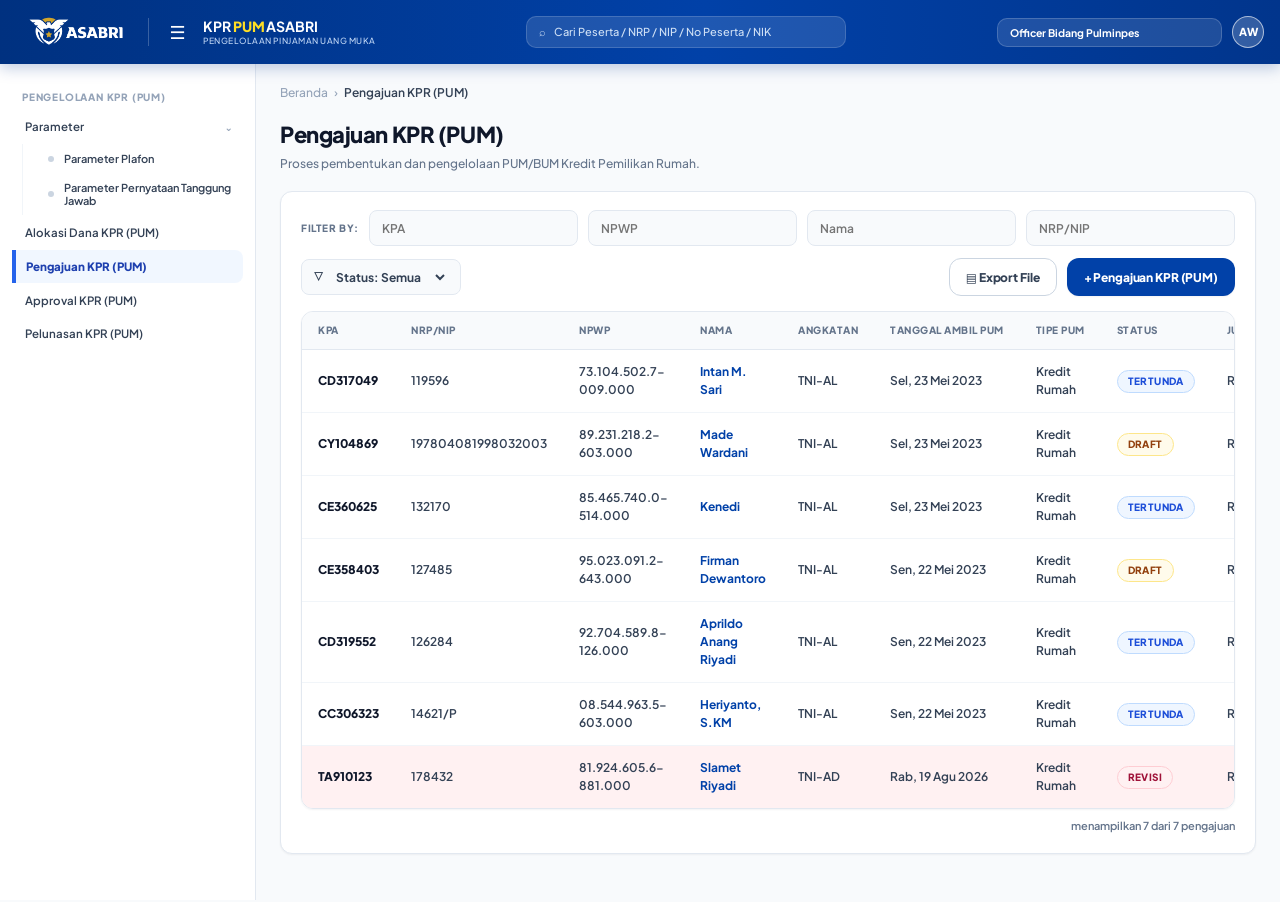
<file: pum/index.html>
<!DOCTYPE html>
<html lang="id">
<head>
<meta charset="UTF-8">
<meta name="viewport" content="width=device-width, initial-scale=1.0">
<title>KPR (PUM) ASABRI (Prototype)</title>
<!-- Tampilan/warna diatur di style.css -->
<link rel="stylesheet" href="style.css">
</head>
<body>

<div class="app">

  <!-- ============ SIDEBAR ============ -->
  <nav class="sidebar" id="sidebar" aria-label="Navigasi utama">
    <div class="nav-group hot">PENGELOLAAN KPR (PUM)</div>

    <button class="nav-item nav-parent" id="nav-pum-parameter" aria-expanded="true">
      <span>Parameter</span><span class="chevron">⌄</span>
    </button>
    <div class="nav-children" id="nav-pum-parameter-children">
      <button class="nav-item nav-child" data-go="parameter-plafon">Parameter Plafon</button>
      <button class="nav-item nav-child" data-go="parameter-pernyataan">Parameter Pernyataan Tanggung Jawab</button>
    </div>

    <button class="nav-item" data-go="alokasi">Alokasi Dana KPR (PUM)</button>
    <button class="nav-item" data-go="pum">Pengajuan KPR (PUM)</button>
    <button class="nav-item" data-go="approval-pum">Approval KPR (PUM)</button>
    <button class="nav-item" data-go="pelunasan">Pelunasan KPR (PUM)</button>

  </nav>

  <!-- ============ MAIN ============ -->
  <div class="main">
    <header class="topbar">
      <div class="brand">
        <img class="brand-logo" src="logo-asabri-white.png" alt="Logo ASABRI">
        <span class="brand-sep"></span>
        <button class="burger" id="burger" aria-label="Sembunyikan / tampilkan sidebar">☰</button>
        <div class="brand-txt">KPR <b>PUM</b> ASABRI<small>PENGELOLAAN PINJAMAN UANG MUKA</small></div>
      </div>
      <div class="topsearch"><span>⌕</span><span>Cari Peserta / NRP / NIP / No Peserta / NIK</span></div>
      <div class="topright">
        <select class="role-chip" id="top-role" aria-label="Pilih role">
          <option>Officer Bidang Pulminpes</option>
          <option>Officer Bidang Lojita</option>
          <option>Officer Bidang Pengembangan Manfaat</option>
          <option>Kantor Cabang</option>
          <option>PIC UNOR/Kesatuan</option>
        </select>
        <div class="avatar" id="top-avatar"></div>
      </div>
    </header>

    <main class="content">

      <!-- ---------- PARAMETER PLAFON ---------- -->
      <section class="screen" id="s-parameter-plafon">
        <div class="crumb"><span>Beranda</span><span>›</span><b>Parameter Plafon</b></div>
        <div class="page-head">
          <div>
            <h1 class="page-title">Parameter Plafon</h1>
            <div class="page-sub">Pengaturan nominal plafon PUM KPR per Angkatan.</div>
          </div>
        </div>

        <div class="card">
          <div class="toolbar" style="justify-content:flex-end">
            <button class="btn btn-primary" id="plafon-input">+ Input Plafon</button>
          </div>
          <div class="tbl-wrap">
            <table>
              <thead><tr><th>No</th><th>Status Personil</th><th>Angkatan</th><th>Kesatuan</th><th>Golongan</th><th>Pangkat</th><th>Nominal Plafon</th><th>Aksi</th></tr></thead>
              <tbody id="plafon-body"></tbody>
            </table>
          </div>
          <div style="display:flex;justify-content:space-between;align-items:center;margin-top:10px;flex-wrap:wrap;gap:10px">
            <div class="tbl-note" id="plafon-note" style="margin:0"></div>
            <div id="plafon-pager" style="display:flex;gap:4px"></div>
          </div>
        </div>
      </section>

      <!-- ---------- PARAMETER PERNYATAAN TANGGUNG JAWAB ---------- -->
      <section class="screen" id="s-parameter-pernyataan">
        <div class="crumb"><span>Beranda</span><span>›</span><b>Parameter Pernyataan Tanggung Jawab</b></div>
        <div class="page-head">
          <div>
            <h1 class="page-title">Parameter Pernyataan Tanggung Jawab</h1>
            <div class="page-sub">Pengaturan isi disclaimer "Pernyataan Atas Tanggung Jawab dan Keabsahan Data Pengajuan KPR (PUM)" yang wajib disetujui PIC UNOR/Kesatuan sebelum menyimpan draft pengajuan.</div>
          </div>
        </div>

        <div class="card">
          <div class="tbl-wrap">
            <table>
              <thead><tr><th>No</th><th>Judul Pernyataan</th><th>Isi Pernyataan</th><th>Aksi</th></tr></thead>
              <tbody id="pernyataan-body"></tbody>
            </table>
          </div>
        </div>
      </section>

      <!-- ---------- ALOKASI DANA ---------- -->
      <section class="screen" id="s-alokasi">
        <div class="crumb"><span>Beranda</span><span>›</span><b>Alokasi Dana KPR (PUM)</b></div>
        <div class="page-head">
          <div>
            <h1 class="page-title">Alokasi dana KPR (PUM)</h1>
            <div class="page-sub">Saldo alokasi tampil otomatis begitu kesatuan dipilih</div>
          </div>
        </div>

        <div class="card" style="max-width:520px">
          <div class="field" style="margin-bottom:9px">
            <label class="fl">Kesatuan</label>
            <select class="inp" id="al-kesatuan"></select>
          </div>

          <div class="saldo" id="al-saldo" style="display:none">
            <div>
              <div class="saldo-lbl"><span class="dot"></span><span class="live">LIVE</span><span id="al-saldo-lbl"></span></div>
              <div class="saldo-val" id="al-saldo-val">Rp 0</div>
            </div>
            <div class="saldo-ico">▤</div>
          </div>

          <div class="field" style="margin-bottom:6px">
            <label class="fl">Nominal alokasi dana</label>
            <div class="money"><span>Rp</span><input id="al-nominal" inputmode="numeric" placeholder="0" aria-label="Nominal alokasi dana"></div>
          </div>
          <div class="hint" id="al-hint">Sisa saldo setelah alokasi akan terupdate otomatis.</div>

          <div class="field" style="margin-top:18px">
            <label class="fl">Periode (tahun)</label>
            <select class="inp" id="al-tahun"></select>
          </div>

          <div class="form-actions">
            <button class="btn btn-ghost" id="al-batal">Batal</button>
            <button class="btn btn-primary" id="al-simpan">Simpan</button>
          </div>
        </div>
      </section>

      <!-- ---------- PENGELOLAAN PUM KPR ---------- -->
      <section class="screen" id="s-pum">
        <div class="crumb"><span>Beranda</span><span>›</span><b>Pengajuan KPR (PUM)</b></div>
        <div class="page-head">
          <div>
            <h1 class="page-title">Pengajuan KPR (PUM)</h1>
            <div class="page-sub">Proses pembentukan dan pengelolaan PUM/BUM Kredit Pemilikan Rumah.</div>
          </div>
        </div>

        <div class="card">
          <div class="filter-row">
            <span>Filter by:</span>
            <input class="filter-txt" id="pum-f-kpa"  placeholder="KPA" aria-label="Filter KPA">
            <input class="filter-txt" id="pum-f-npwp" placeholder="NPWP" aria-label="Filter NPWP">
            <input class="filter-txt" id="pum-f-nama" placeholder="Nama" aria-label="Filter Nama">
            <input class="filter-txt" id="pum-f-nrp"  placeholder="NRP/NIP" aria-label="Filter NRP/NIP">
          </div>
          <div class="toolbar" style="justify-content:space-between">
            <div class="filter-box">▽
              <select id="pum-filter">
                <option value="all">Status: Semua</option>
                <option value="Draft">Status: Draft</option>
                <option value="Submitted">Status: Tertunda</option>
                <option value="Revisi">Status: Revisi</option>
                <option value="Disetujui">Status: Disetujui</option>
                <option value="Ditolak">Status: Ditolak</option>
              </select>
            </div>
            <div style="display:flex;gap:10px">
              <button class="btn btn-ghost" id="btn-export-pum">▤ Export File</button>
              <button class="btn btn-primary" id="btn-ajukan-pum">+ Pengajuan KPR (PUM)</button>
            </div>
          </div>
          <div class="tbl-wrap">
            <table>
              <thead><tr>
                <th>KPA</th><th>NRP/NIP</th><th>NPWP</th><th>Nama</th><th>Angkatan</th>
                <th>Tanggal Ambil PUM</th><th>Tipe PUM</th><th>Status</th>
                <th>Jumlah Ambil PUM</th><th>Aksi</th>
              </tr></thead>
              <tbody id="pum-body"></tbody>
            </table>
          </div>
          <div class="tbl-note" id="pum-count"></div>
        </div>
      </section>

      <!-- ---------- DETAIL PENGAJUAN KPR (PUM) ---------- -->
      <section class="screen" id="s-pum-detail">
        <div class="head-row">
          <button class="link-back" id="pd-kembali-atas">← Kembali</button>
          <div class="head-divider"></div>
          <div>
            <h1 class="page-title">Detail Pengajuan KPR (PUM)</h1>
            <div class="crumb" style="margin:3px 0 0">
              <span>Beranda</span><span>›</span><span id="pd-crumb-module">Pengajuan KPR (PUM)</span><span>›</span><span>Detail</span>
            </div>
          </div>
        </div>

        <div class="card">
          <div style="display:flex;justify-content:space-between;align-items:flex-start;gap:12px;flex-wrap:wrap">
            <div>
              <h2 class="card-title" style="margin-bottom:2px" id="pd-title">—</h2>
              <div class="hint" style="margin:0" id="pd-sub"></div>
            </div>
            <span class="pill pill-info" id="pd-badge"></span>
          </div>

          <div id="pd-body" style="margin-top:18px"></div>

          <div class="form-actions split">
            <button class="btn btn-ghost" id="pd-kembali">← Kembali ke Daftar</button>
            <div style="display:flex;gap:10px" id="pd-actions"></div>
          </div>
        </div>
      </section>

      <!-- ---------- APPROVAL PUM KPR ---------- -->
      <section class="screen" id="s-approval-pum">
        <div class="crumb"><span>Beranda</span><span>›</span><b>Approval KPR (PUM)</b></div>
        <div class="page-head">
          <div>
            <h1 class="page-title">Approval KPR (PUM)</h1>
            <div class="page-sub">Persetujuan pengajuan PUM KPR yang telah disubmit oleh PIC UNOR/Kesatuan.</div>
          </div>
        </div>

        <div class="card">
          <div class="filter-row">
            <span>Filter by:</span>
            <input class="filter-txt" id="ap-f-kta"  placeholder="KPA" aria-label="Filter KPA">
            <input class="filter-txt" id="ap-f-npwp" placeholder="NPWP" aria-label="Filter NPWP">
            <input class="filter-txt" id="ap-f-nama" placeholder="Nama" aria-label="Filter Nama">
            <input class="filter-txt" id="ap-f-nrp"  placeholder="NRP/NIP" aria-label="Filter NRP/NIP">
          </div>
          <div class="toolbar" style="justify-content:flex-end">
            <div class="filter-box">▽
              <select id="ap-filter">
                <option value="Submitted">FILTER: Tertunda</option>
                <option value="Disetujui">FILTER: Diterima</option>
                <option value="Ditolak">FILTER: Ditolak</option>
                <option value="all">FILTER: Semua</option>
              </select>
            </div>
          </div>
          <div class="tbl-wrap">
            <table>
              <thead><tr>
                <th>KPA</th><th>NRP/NIP</th><th>NPWP</th><th>Nama</th><th>Angkatan</th>
                <th>Tgl Ambil PUM</th><th>Tipe PUM</th><th>Jumlah Ambil PUM</th><th>Status</th><th>Aksi</th>
              </tr></thead>
              <tbody id="ap-body"></tbody>
            </table>
          </div>
          <div style="display:flex;justify-content:space-between;align-items:center;margin-top:10px;flex-wrap:wrap;gap:10px">
            <div class="tbl-note" id="ap-count" style="margin:0"></div>
            <div style="display:flex;align-items:center;gap:14px">
              <div style="display:flex;align-items:center;gap:6px;font-size:11px;color:var(--muted)">
                Per halaman
                <select class="inp" id="ap-page-size" style="width:64px;height:30px;padding:0 6px;font-size:11px">
                  <option>10</option><option>25</option><option>50</option>
                </select>
              </div>
              <div id="ap-pagination" style="display:flex;gap:4px"></div>
            </div>
          </div>
        </div>
      </section>

      <!-- ---------- PENGAJUAN BARU PUM KPR ---------- -->
      <section class="screen" id="s-pum-baru">
        <div class="head-row">
          <button class="link-back" id="pum-baru-kembali">← Kembali</button>
          <div class="head-divider"></div>
          <div>
            <h1 class="page-title">Pengajuan Baru KPR (PUM)</h1>
            <div class="crumb" style="margin:3px 0 0">
              <span>Beranda</span><span>›</span><span>Pengajuan KPR (PUM)</span><span>›</span><span>Pengajuan Baru</span>
            </div>
          </div>
        </div>
        <hr class="hr-page">

        <div class="card">
          <h2 class="card-title">Cari Data Peserta</h2>
          <hr class="hr-card">
          <div class="field" style="max-width:700px">
            <label class="fl">Nomor KPA <span class="req">*</span></label>
            <div style="display:flex;gap:12px">
              <input class="inp" id="pum-baru-kpa" placeholder="1234">
              <button class="btn btn-primary" id="pum-baru-cari" style="flex-shrink:0;white-space:nowrap">Cari Data</button>
            </div>
            <div class="hint">Masukkan nomor KPA peserta untuk mengambil data otomatis dari sistem.</div>
          </div>

          <div id="pum-baru-hasil" style="display:none;margin-top:22px"></div>
        </div>
      </section>

      <!-- ---------- FORM PENGAJUAN PUM KPR (WIZARD) ---------- -->
      <section class="screen" id="s-pum-form">
        <div class="head-row">
          <button class="link-back" id="pf-kembali-atas">← Kembali</button>
          <div class="head-divider"></div>
          <div>
            <h1 class="page-title">Pengajuan Baru KPR (PUM)</h1>
            <div class="crumb" style="margin:3px 0 0">
              <span>Beranda</span><span>›</span><span>Pengajuan KPR (PUM)</span><span>›</span><span>Pengajuan Baru</span>
            </div>
          </div>
          <div class="saldo" id="pf-saldo" style="display:none;margin:0 0 0 auto;max-width:360px">
            <div>
              <div class="saldo-lbl"><span class="dot"></span><span class="live">LIVE</span><span id="pf-saldo-lbl"></span></div>
              <div class="saldo-val" id="pf-saldo-val">Rp 0</div>
            </div>
            <div class="saldo-ico">▤</div>
          </div>
        </div>

        <div class="wizard" id="pf-wizard"></div>

        <!-- ===== STEP 1: DATA PESERTA ===== -->
        <div id="pf-step-1">
          <div class="card">
            <h2 class="card-title">Data Peserta Pengajuan PUM KPR</h2>

            <div class="grid3" style="grid-template-columns:1fr 1fr">
              <div class="field">
                <label class="fl">KPA <span class="req">*</span></label>
                <input class="inp" id="pf-ktpa">
              </div>
              <div class="field">
                <label class="fl">NRP/NIP <span class="req">*</span></label>
                <input class="inp" id="pf-nrp">
              </div>
              <div class="field">
                <label class="fl">Nama Lengkap</label>
                <input class="inp" id="pf-nama">
              </div>
              <div class="field">
                <label class="fl">Tempat Lahir</label>
                <input class="inp" id="pf-tempat-lahir" placeholder="Masukkan tempat lahir">
              </div>
              <div class="field">
                <label class="fl">Tanggal Lahir</label>
                <input class="inp" type="date" id="pf-tgl-lahir">
              </div>
              <div class="field">
                <label class="fl">Jenis Kelamin</label>
                <select class="inp" id="pf-jk">
                  <option value="">Pilih jenis kelamin</option>
                  <option>Laki-laki</option>
                  <option>Perempuan</option>
                </select>
              </div>
              <div class="field">
                <label class="fl">Status Kawin</label>
                <select class="inp" id="pf-kawin">
                  <option value="">Pilih status kawin</option>
                  <option>Belum Kawin</option>
                  <option>Kawin</option>
                  <option>Cerai</option>
                </select>
              </div>
              <div class="field">
                <label class="fl">NIK <span class="req">*</span></label>
                <div style="display:flex;gap:10px">
                  <input class="inp" id="pf-nik" placeholder="Masukkan NIK (16 digit)">
                  <button class="btn btn-ghost" id="pf-cek-nik" type="button" style="flex-shrink:0;white-space:nowrap">Cek NIK</button>
                </div>
              </div>
              <div class="field">
                <label class="fl">Nomor Handphone</label>
                <input class="inp" id="pf-hp" placeholder="08XXXXXXXXXX">
              </div>
              <div class="field span2">
                <label class="fl">Alamat</label>
                <textarea class="inp" id="pf-alamat" style="height:60px;padding:9px 10px;resize:vertical" placeholder="Nama jalan, nomor rumah"></textarea>
              </div>
              <div class="field">
                <label class="fl">RT</label>
                <input class="inp" id="pf-rt" placeholder="002">
              </div>
              <div class="field">
                <label class="fl">RW</label>
                <input class="inp" id="pf-rw" placeholder="005">
              </div>
              <div class="field" style="position:relative">
                <label class="fl">Kelurahan</label>
                <input class="inp" id="pf-kelurahan" placeholder="Ketik nama kelurahan..." autocomplete="off">
                <div class="autocomplete-list" id="pf-kelurahan-list"></div>
              </div>
              <div class="field">
                <label class="fl">Kecamatan</label>
                <input class="inp" id="pf-kecamatan" placeholder="Terisi otomatis" disabled>
              </div>
              <div class="field">
                <label class="fl">Kabupaten/Kota</label>
                <input class="inp" id="pf-kabupaten" placeholder="Terisi otomatis" disabled>
              </div>
              <div class="field">
                <label class="fl">Provinsi</label>
                <input class="inp" id="pf-provinsi" placeholder="Terisi otomatis" disabled>
              </div>
              <div class="field">
                <label class="fl">Kode Pos</label>
                <input class="inp" id="pf-kodepos" placeholder="10410">
                <div class="hint" id="pf-kodepos-saran" style="display:none"></div>
              </div>
              <div class="field">
                <label class="fl">Pangkat <span class="req">*</span></label>
                <select class="inp" id="pf-pangkat">
                  <option value="">Pilih pangkat</option>
                  <optgroup label="PNS">
                    <option>GOL.I/A</option>
                    <option>GOL.I/B</option>
                    <option>GOL.I/C</option>
                    <option>GOL.I/D</option>
                    <option>GOL.II/A</option>
                    <option>GOL.II/B</option>
                    <option>GOL.II/C</option>
                    <option>GOL.II/D</option>
                    <option>GOL.III/A</option>
                    <option>GOL.III/B</option>
                    <option>GOL.III/C</option>
                    <option>GOL.III/D</option>
                    <option>GOL.IV/A</option>
                    <option>GOL.IV/B</option>
                    <option>GOL.IV/C</option>
                    <option>GOL.IV/D</option>
                    <option>GOL.IV/E</option>
                  </optgroup>
                  <optgroup label="TNI-AD">
                    <option>PRADA</option>
                    <option>PRATU</option>
                    <option>PRAKA</option>
                    <option>KOPDA</option>
                    <option>KOPTU</option>
                    <option>KOPKA</option>
                    <option>SERDA</option>
                    <option>SERTU</option>
                    <option>SERKA</option>
                    <option>SERMA</option>
                    <option>PELDA</option>
                    <option>PELTU</option>
                    <option>LETDA</option>
                    <option>LETTU</option>
                    <option>KAPTEN</option>
                    <option>MAYOR</option>
                    <option>LETKOL</option>
                    <option>KOLONEL</option>
                    <option>BRIGJEN TNI</option>
                    <option>MAYJEN TNI</option>
                    <option>LETJEN TNI</option>
                    <option>JENDERAL TNI</option>
                  </optgroup>
                  <optgroup label="TNI-AL">
                    <option>KELASI DUA</option>
                    <option>KELASI SATU</option>
                    <option>KELASI KEPALA</option>
                    <option>KOPDA</option>
                    <option>KOPTU</option>
                    <option>KOPKA</option>
                    <option>SERDA</option>
                    <option>SERTU</option>
                    <option>SERKA</option>
                    <option>SERMA</option>
                    <option>PELDA</option>
                    <option>PELTU</option>
                    <option>LETDA</option>
                    <option>LETTU</option>
                    <option>KAPTEN</option>
                    <option>MAYOR</option>
                    <option>LETKOL</option>
                    <option>KOLONEL</option>
                    <option>LAKSMA TNI</option>
                    <option>LAKSDA TNI</option>
                    <option>LAKSDYA TNI</option>
                    <option>LAKSAMANA TNI</option>
                  </optgroup>
                  <optgroup label="TNI-AU">
                    <option>PRADA</option>
                    <option>PRATU</option>
                    <option>PRAKA</option>
                    <option>KOPDA</option>
                    <option>KOPTU</option>
                    <option>KOPKA</option>
                    <option>SERDA</option>
                    <option>SERTU</option>
                    <option>SERKA</option>
                    <option>SERMA</option>
                    <option>PELDA</option>
                    <option>PELTU</option>
                    <option>LETDA</option>
                    <option>LETTU</option>
                    <option>KAPTEN</option>
                    <option>MAYOR</option>
                    <option>LETKOL</option>
                    <option>KOLONEL</option>
                    <option>MARSMA TNI</option>
                    <option>MARSDA TNI</option>
                    <option>MARSDYA TNI</option>
                    <option>MARSEKAL TNI</option>
                  </optgroup>
                  <optgroup label="POLRI">
                    <option>BHARADA</option>
                    <option>BHARATU</option>
                    <option>BHARAKA</option>
                    <option>ABRIPDA</option>
                    <option>ABRIPTU</option>
                    <option>ABRIP</option>
                    <option>BRIPDA</option>
                    <option>BRIPTU</option>
                    <option>BRIPKA</option>
                    <option>BRIGADIR</option>
                    <option>AIPDA</option>
                    <option>AIPTU</option>
                    <option>IPDA</option>
                    <option>IPTU</option>
                    <option>AKP</option>
                    <option>KOMPOL</option>
                    <option>AKBP</option>
                    <option>KOMBES POL</option>
                    <option>BRIGJEN POL</option>
                    <option>IRJEN POL</option>
                    <option>KOMJEN POL</option>
                    <option>JENDERAL POL</option>
                  </optgroup>
                </select>
              </div>
            </div>

            <div class="form-actions split">
              <button class="btn btn-ghost" id="pf-kembali">← Kembali</button>
              <button class="btn btn-gold" id="pf-lanjut">Selanjutnya →</button>
            </div>
          </div>
        </div>

        <!-- ===== STEP 2: KEPANGKATAN ===== -->
        <div id="pf-step-2" style="display:none">
          <div class="card">
            <h2 class="card-title" style="margin-bottom:4px">Riwayat Kepangkatan Peserta</h2>
            <div class="hint" style="margin:0 0 16px">Riwayat kepangkatan peserta dari sistem kepesertaan.</div>
            <hr class="hr-card">
            <div class="tbl-wrap">
              <table>
                <thead><tr><th>No</th><th>Pangkat</th><th>Nomor SKEP Pengangkatan</th><th>TMT Pengangkatan</th><th>Tanggal SKEP Pengangkatan</th></tr></thead>
                <tbody id="kp-riwayat-db-body"></tbody>
              </table>
            </div>
            <div class="empty" id="kp-riwayat-db-empty" style="padding:20px 0">
              <p>Tidak ada riwayat kepangkatan pada sistem kepesertaan untuk peserta ini.</p>
            </div>
          </div>

          <div class="card">
            <div style="display:flex;justify-content:space-between;align-items:flex-start;gap:12px;flex-wrap:wrap">
              <h2 class="card-title" style="margin-bottom:4px">Update Kepangkatan Peserta</h2>
              <button class="btn btn-ghost btn-sm" id="btn-tambah-riwayat">+ Update Kepangkatan Peserta</button>
            </div>
            <div class="hint" style="margin:0 0 16px">Pengisian update kepangkatan peserta bila terdapat kenaikan pangkat terbaru.</div>
            <hr class="hr-card">

            <div id="riwayat-list"></div>
            <div class="empty" id="riwayat-empty" style="padding:20px 0">
              <p>Belum ada update kepangkatan peserta. Klik "+ Update Kepangkatan Peserta" untuk menambahkan.</p>
            </div>

            <div class="form-actions split">
              <button class="btn btn-ghost" id="pf2-kembali">← Kembali</button>
              <button class="btn btn-gold" id="pf2-lanjut">Selanjutnya →</button>
            </div>
          </div>
        </div>

        <!-- ===== STEP 3: TIPE KPR (PUM) ===== -->
        <div id="pf-step-3" style="display:none">
          <div class="card">
            <h2 class="card-title">Pilih Tipe Pengambilan PUM KPR</h2>
            <hr class="hr-card">

            <div class="tipe-grid">
              <div class="tipe-card selected" data-tipe="Kredit Rumah">
                <div class="tipe-ico">
                  <svg width="24" height="24" viewBox="0 0 24 24" fill="none" stroke="currentColor" stroke-width="2" stroke-linecap="round" stroke-linejoin="round"><path d="M3 11l9-8 9 8"/><path d="M5 10v10h14V10"/><path d="M9 20v-6h6v6"/></svg>
                </div>
                <div class="tipe-title">Kredit Rumah</div>
                <div class="tipe-sub">Melalui fasilitas kredit bank/KPR</div>
              </div>
              <div class="tipe-card" data-tipe="Pembelian Rumah Secara Mandiri">
                <div class="tipe-ico">
                  <svg width="24" height="24" viewBox="0 0 24 24" fill="none" stroke="currentColor" stroke-width="2" stroke-linecap="round" stroke-linejoin="round"><line x1="12" y1="1" x2="12" y2="23"/><path d="M17 5H9.5a3.5 3.5 0 0 0 0 7h5a3.5 3.5 0 0 1 0 7H6"/></svg>
                </div>
                <div class="tipe-title">Pembelian Rumah Secara Mandiri</div>
                <div class="tipe-sub">Pembelian mandiri tanpa KPR</div>
              </div>
              <div class="tipe-card" data-tipe="Membangun Rumah">
                <div class="tipe-ico">
                  <svg width="24" height="24" viewBox="0 0 24 24" fill="none" stroke="currentColor" stroke-width="2" stroke-linecap="round" stroke-linejoin="round"><path d="M14.7 6.3a1 1 0 0 0 0 1.4l1.6 1.6a1 1 0 0 0 1.4 0l3.77-3.77a6 6 0 0 1-7.94 7.94l-6.91 6.91a2.12 2.12 0 0 1-3-3l6.91-6.91a6 6 0 0 1 7.94-7.94l-3.76 3.76z"/></svg>
                </div>
                <div class="tipe-title">Membangun Rumah</div>
                <div class="tipe-sub">Pembangunan di atas lahan sendiri</div>
              </div>
            </div>

            <div class="hint" style="margin-bottom:18px">Pilih tipe pengambilan PUM KPR sesuai kebutuhan peserta. Detail Pengajuan dan Dokumen persyaratan akan disesuaikan dengan tipe yang dipilih.</div>
            <hr class="hr-card">

            <div class="form-actions split">
              <button class="btn btn-ghost" id="pf3-kembali">← Kembali</button>
              <button class="btn btn-gold" id="pf3-lanjut">Lanjutkan →</button>
            </div>
          </div>
        </div>

        <!-- ===== STEP 4: DETAIL PENGAJUAN ===== -->
        <div id="pf-step-4" style="display:none">
          <div class="card">
            <div style="display:flex;justify-content:space-between;align-items:flex-start;gap:12px;flex-wrap:wrap">
              <h2 class="card-title" id="pf4-title" style="margin-bottom:0">Detail Pengajuan - Kredit Rumah</h2>
              <span class="pill pill-info" id="pf4-badge">TIPE: KREDIT RUMAH</span>
            </div>

            <!-- ===== Konten khusus tipe: Kredit Rumah ===== -->
            <div id="pf4-kredit-rumah">
              <div class="subsection-title">Data Peserta (Terisi Otomatis)</div>
              <div class="grid3" style="grid-template-columns:1fr 1fr">
                <div class="field">
                  <label class="fl">KPA</label>
                  <input class="inp" id="pf4-ktpa" disabled>
                </div>
                <div class="field">
                  <label class="fl">Nama Peserta</label>
                  <input class="inp" id="pf4-nama-peserta" disabled>
                </div>
                <div class="field">
                  <label class="fl">Pangkat</label>
                  <input class="inp" id="pf4-pangkat" disabled>
                </div>
                <div class="field">
                  <label class="fl">UKER</label>
                  <input class="inp" id="pf4-uker" disabled>
                </div>
                <div class="field">
                  <label class="fl">Plafon</label>
                  <input class="inp" id="pf4-jumlah-pum" disabled>
                </div>
                <div class="field">
                  <label class="fl">Masa Kerja Dinas</label>
                  <input class="inp" id="pf4-masa-kerja" disabled>
                </div>
              </div>

              <div class="hint" style="margin:14px 0 10px;font-weight:600;color:var(--body)">Alamat Rumah Pemohon</div>
              <div class="grid3" style="grid-template-columns:1fr 1fr">
                <div class="field span2">
                  <label class="fl">Alamat</label>
                  <textarea class="inp" id="pf4-rp-alamat" style="height:50px;padding:9px 10px;resize:vertical" disabled></textarea>
                </div>
                <div class="field"><label class="fl">RT</label><input class="inp" id="pf4-rp-rt" disabled></div>
                <div class="field"><label class="fl">RW</label><input class="inp" id="pf4-rp-rw" disabled></div>
                <div class="field"><label class="fl">Kelurahan</label><input class="inp" id="pf4-rp-kelurahan" disabled></div>
                <div class="field"><label class="fl">Kecamatan</label><input class="inp" id="pf4-rp-kecamatan" disabled></div>
                <div class="field"><label class="fl">Kabupaten/Kota</label><input class="inp" id="pf4-rp-kabupaten" disabled></div>
                <div class="field"><label class="fl">Provinsi</label><input class="inp" id="pf4-rp-provinsi" disabled></div>
                <div class="field"><label class="fl">Kode Pos</label><input class="inp" id="pf4-rp-kodepos" disabled></div>
              </div>

              <div class="subsection-title">Data Kredit &amp; Properti</div>
              <div class="grid3" style="grid-template-columns:1fr 1fr">
                <div class="field">
                  <label class="fl">Nama Perumahan</label>
                  <input class="inp" id="pf4-nama-perumahan" placeholder="Nama perumahan">
                </div>
                <div class="field">
                  <label class="fl">Nama Developer</label>
                  <input class="inp" id="pf4-nama-developer" placeholder="Nama developer perumahan">
                </div>
                <div class="field span2">
                  <label class="fl">Alamat Perumahan</label>
                  <textarea class="inp" id="pf4-alamat-perumahan" style="height:60px;padding:9px 10px;resize:vertical" placeholder="Alamat lengkap perumahan"></textarea>
                </div>
                <div class="field">
                  <label class="fl">Tipe Rumah</label>
                  <input class="inp" id="pf4-tipe-rumah" placeholder="Contoh: 36/90">
                </div>
                <div class="field">
                  <label class="fl">Blok-Nomor Rumah</label>
                  <input class="inp" id="pf4-blok-rumah" placeholder="Contoh: A5/12">
                </div>
                <div class="field" style="position:relative">
                  <label class="fl">Kelurahan</label>
                  <input class="inp" id="pf4-kelurahan" placeholder="Ketik nama kelurahan..." autocomplete="off">
                  <div class="autocomplete-list" id="pf4-kelurahan-list"></div>
                </div>
                <div class="field">
                  <label class="fl">Kecamatan</label>
                  <input class="inp" id="pf4-kecamatan" placeholder="Terisi otomatis" disabled>
                </div>
                <div class="field">
                  <label class="fl">Kabupaten/Kota</label>
                  <input class="inp" id="pf4-kabupaten" placeholder="Terisi otomatis" disabled>
                </div>
                <div class="field">
                  <label class="fl">Provinsi</label>
                  <input class="inp" id="pf4-provinsi" placeholder="Terisi otomatis" disabled>
                </div>
                <div class="field">
                  <label class="fl">Jenis Kredit</label>
                  <select class="inp" id="pf4-jenis-kredit">
                    <option value="">Pilih jenis kredit</option>
                    <option>Bank</option>
                    <option>TWP</option>
                  </select>
                </div>
                <div class="field">
                  <label class="fl">Bank Kredit</label>
                  <input class="inp" id="pf4-bank-kredit" placeholder="Nama bank kredit">
                </div>
                <div class="field">
                  <label class="fl">Nomor Akad Kredit</label>
                  <input class="inp" id="pf4-nomor-akad" placeholder="Nomor akad dari bank">
                </div>
                <div class="field">
                  <label class="fl">Tanggal Akad Kredit</label>
                  <input class="inp" type="date" id="pf4-tgl-akad">
                </div>
                <div class="field">
                  <label class="fl">Upload Fotocopy Akad Kredit <span class="req">*</span> <span class="hint" style="display:inline;font-weight:400">(Legalisir Kepala Satuan Kerja)</span></label>
                  <label class="upload-zone">
                    <input type="file" accept=".pdf,.jpg,.jpeg,.png" style="display:none" id="pf4-file-akad">
                    <div class="upload-ico">⬆</div>
                    <div style="font-weight:600;font-size:12.5px">Klik atau seret file ke sini</div>
                    <div class="hint" style="margin-top:2px">PDF, JPG, PNG - maks.5 MB</div>
                  </label>
                </div>
              </div>

              <div class="subsection-title">Data Rekening Penyaluran KPR (PUM)</div>
              <div class="grid3" style="grid-template-columns:1fr 1fr">
                <div class="field">
                  <label class="fl">Nama Rekening Peserta Penyaluran KPR (PUM)</label>
                  <input class="inp" id="pf4-nama-rekening" placeholder="Nama sesuai rekening">
                </div>
                <div class="field">
                  <label class="fl">Nomor Rekening Tujuan</label>
                  <div style="display:flex;gap:10px">
                    <input class="inp" id="pf4-nomor-rekening" placeholder="Nomor rekening tujuan">
                    <button class="btn btn-ghost" id="pf4-cek-rekening" style="flex-shrink:0;white-space:nowrap">Cek Rekening</button>
                  </div>
                </div>
                <div class="field">
                  <label class="fl">Mitra Bayar</label>
                  <select class="inp" id="pf4-mitra-bayar">
                    <option value="">--Pilih Bank--</option>
                  </select>
                </div>
                <div class="field">
                  <label class="fl">Cabang Mitra Bayar</label>
                  <input class="inp" id="pf4-cabang-mitra" placeholder="Nama cabang bank">
                </div>
                <div class="field">
                  <label class="fl">Upload Buku Tabungan <span class="req">*</span></label>
                  <label class="upload-zone">
                    <input type="file" accept=".pdf,.jpg,.jpeg,.png" style="display:none" id="pf4-file-buku">
                    <div class="upload-ico">⬆</div>
                    <div style="font-weight:600;font-size:12.5px">Klik atau seret file ke sini</div>
                    <div class="hint" style="margin-top:2px">PDF, JPG, PNG - maks.5 MB</div>
                  </label>
                </div>
              </div>
            </div>

            <!-- ===== Konten khusus tipe: Pembelian Rumah Secara Mandiri ===== -->
            <div id="pf4-pembelian-mandiri" style="display:none">
              <div class="subsection-title">Data Peserta (Terisi Otomatis)</div>
              <div class="grid3" style="grid-template-columns:1fr 1fr">
                <div class="field">
                  <label class="fl">KPA</label>
                  <input class="inp" id="pf4pm-ktpa" disabled>
                </div>
                <div class="field">
                  <label class="fl">Nama Peserta</label>
                  <input class="inp" id="pf4pm-nama-peserta" disabled>
                </div>
                <div class="field">
                  <label class="fl">Pangkat</label>
                  <input class="inp" id="pf4pm-pangkat" disabled>
                </div>
                <div class="field">
                  <label class="fl">UKER</label>
                  <input class="inp" id="pf4pm-uker" disabled>
                </div>
                <div class="field">
                  <label class="fl">Plafon</label>
                  <input class="inp" id="pf4pm-jumlah-pum" disabled>
                </div>
                <div class="field">
                  <label class="fl">Masa Kerja Dinas</label>
                  <input class="inp" id="pf4pm-masa-kerja" disabled>
                </div>
              </div>

              <div class="hint" style="margin:14px 0 10px;font-weight:600;color:var(--body)">Alamat Rumah Pemohon</div>
              <div class="grid3" style="grid-template-columns:1fr 1fr">
                <div class="field span2">
                  <label class="fl">Alamat</label>
                  <textarea class="inp" id="pf4pm-rp-alamat" style="height:50px;padding:9px 10px;resize:vertical" disabled></textarea>
                </div>
                <div class="field"><label class="fl">RT</label><input class="inp" id="pf4pm-rp-rt" disabled></div>
                <div class="field"><label class="fl">RW</label><input class="inp" id="pf4pm-rp-rw" disabled></div>
                <div class="field"><label class="fl">Kelurahan</label><input class="inp" id="pf4pm-rp-kelurahan" disabled></div>
                <div class="field"><label class="fl">Kecamatan</label><input class="inp" id="pf4pm-rp-kecamatan" disabled></div>
                <div class="field"><label class="fl">Kabupaten/Kota</label><input class="inp" id="pf4pm-rp-kabupaten" disabled></div>
                <div class="field"><label class="fl">Provinsi</label><input class="inp" id="pf4pm-rp-provinsi" disabled></div>
                <div class="field"><label class="fl">Kode Pos</label><input class="inp" id="pf4pm-rp-kodepos" disabled></div>
              </div>

              <div class="subsection-title">Data Properti</div>
              <div class="grid3" style="grid-template-columns:1fr 1fr">
                <div class="field">
                  <label class="fl">Jenis Hak Kepemilikan Atas Tanah <span class="req">*</span></label>
                  <select class="inp" id="pf4pm-jenis-hak">
                    <option value="">Pilih jenis hak kepemilikan</option>
                    <option>Sertifikat</option>
                    <option>Akta Jual Beli</option>
                  </select>
                </div>
                <div class="field">
                  <label class="fl">Atas Nama Peserta atau Pasangan</label>
                  <input class="inp" id="pf4pm-atas-nama" placeholder="Nama sesuai dokumen kepemilikan">
                </div>
                <div class="field">
                  <label class="fl">Nomor Sertifikat/Akta Jual Beli</label>
                  <input class="inp" id="pf4pm-nomor-hak" placeholder="Nomor dokumen kepemilikan">
                </div>
                <div class="field">
                  <label class="fl">Tanggal Sertifikat/Akta Jual Beli</label>
                  <input class="inp" type="date" id="pf4pm-tgl-hak">
                </div>
                <div class="field">
                  <label class="fl">Upload Fotocopy Sertifikat/Akta Jual Beli <span class="req">*</span> <span class="hint" style="display:inline;font-weight:400">(Legalisir Kepala Satuan Kerja)</span></label>
                  <label class="upload-zone">
                    <input type="file" accept=".pdf,.jpg,.jpeg,.png" style="display:none" id="pf4pm-file-hak">
                    <div class="upload-ico">⬆</div>
                    <div style="font-weight:600;font-size:12.5px">Klik atau seret file ke sini</div>
                    <div class="hint" style="margin-top:2px">PDF, JPG, PNG - maks.5 MB</div>
                  </label>
                </div>
                <div class="field">
                  <label class="fl">Nama Perumahan</label>
                  <input class="inp" id="pf4pm-nama-perumahan" placeholder="Nama perumahan">
                </div>
                <div class="field">
                  <label class="fl">Nama Developer</label>
                  <input class="inp" id="pf4pm-nama-developer" placeholder="Nama developer perumahan">
                </div>
                <div class="field span2">
                  <label class="fl">Alamat Perumahan <span class="req">*</span></label>
                  <textarea class="inp" id="pf4pm-alamat-perumahan" style="height:60px;padding:9px 10px;resize:vertical" placeholder="Alamat lengkap perumahan"></textarea>
                </div>
                <div class="field">
                  <label class="fl">Tipe Rumah</label>
                  <input class="inp" id="pf4pm-tipe-rumah" placeholder="Contoh: 36/90">
                </div>
                <div class="field">
                  <label class="fl">Blok-Nomor Rumah</label>
                  <input class="inp" id="pf4pm-blok-rumah" placeholder="Contoh: A5/12">
                </div>
                <div class="field" style="position:relative">
                  <label class="fl">Kelurahan</label>
                  <input class="inp" id="pf4pm-kelurahan" placeholder="Ketik nama kelurahan..." autocomplete="off">
                  <div class="autocomplete-list" id="pf4pm-kelurahan-list"></div>
                </div>
                <div class="field">
                  <label class="fl">Kecamatan</label>
                  <input class="inp" id="pf4pm-kecamatan" placeholder="Terisi otomatis" disabled>
                </div>
                <div class="field">
                  <label class="fl">Kabupaten/Kota</label>
                  <input class="inp" id="pf4pm-kabupaten" placeholder="Terisi otomatis" disabled>
                </div>
                <div class="field">
                  <label class="fl">Provinsi</label>
                  <input class="inp" id="pf4pm-provinsi" placeholder="Terisi otomatis" disabled>
                </div>
              </div>

              <div class="subsection-title">Data Rekening Penyaluran KPR (PUM)</div>
              <div class="grid3" style="grid-template-columns:1fr 1fr">
                <div class="field">
                  <label class="fl">Nama Rekening Peserta Penyaluran KPR (PUM)</label>
                  <input class="inp" id="pf4pm-nama-rekening" placeholder="Nama sesuai rekening">
                </div>
                <div class="field">
                  <label class="fl">Nomor Rekening Tujuan</label>
                  <div style="display:flex;gap:10px">
                    <input class="inp" id="pf4pm-nomor-rekening" placeholder="Nomor rekening tujuan">
                    <button class="btn btn-ghost" id="pf4pm-cek-rekening" style="flex-shrink:0;white-space:nowrap">Cek Rekening</button>
                  </div>
                </div>
                <div class="field">
                  <label class="fl">Mitra Bayar</label>
                  <select class="inp" id="pf4pm-mitra-bayar">
                    <option value="">--Pilih Bank--</option>
                  </select>
                </div>
                <div class="field">
                  <label class="fl">Cabang Mitra Bayar</label>
                  <input class="inp" id="pf4pm-cabang-mitra" placeholder="Nama cabang bank">
                </div>
                <div class="field">
                  <label class="fl">Upload Buku Tabungan <span class="req">*</span></label>
                  <label class="upload-zone">
                    <input type="file" accept=".pdf,.jpg,.jpeg,.png" style="display:none" id="pf4pm-file-buku">
                    <div class="upload-ico">⬆</div>
                    <div style="font-weight:600;font-size:12.5px">Klik atau seret file ke sini</div>
                    <div class="hint" style="margin-top:2px">PDF, JPG, PNG - maks.5 MB</div>
                  </label>
                </div>
              </div>
            </div>

            <!-- ===== Konten khusus tipe: Membangun Rumah ===== -->
            <div id="pf4-membangun-rumah" style="display:none">
              <div class="subsection-title">Data Peserta (Terisi Otomatis)</div>
              <div class="grid3" style="grid-template-columns:1fr 1fr">
                <div class="field">
                  <label class="fl">KPA</label>
                  <input class="inp" id="pf4mr-ktpa" disabled>
                </div>
                <div class="field">
                  <label class="fl">Nama Peserta</label>
                  <input class="inp" id="pf4mr-nama-peserta" disabled>
                </div>
                <div class="field">
                  <label class="fl">Pangkat</label>
                  <input class="inp" id="pf4mr-pangkat" disabled>
                </div>
                <div class="field">
                  <label class="fl">UKER</label>
                  <input class="inp" id="pf4mr-uker" disabled>
                </div>
                <div class="field">
                  <label class="fl">Plafon</label>
                  <input class="inp" id="pf4mr-jumlah-pum" disabled>
                </div>
                <div class="field">
                  <label class="fl">Masa Kerja Dinas</label>
                  <input class="inp" id="pf4mr-masa-kerja" disabled>
                </div>
              </div>

              <div class="hint" style="margin:14px 0 10px;font-weight:600;color:var(--body)">Alamat Rumah Pemohon</div>
              <div class="grid3" style="grid-template-columns:1fr 1fr">
                <div class="field span2">
                  <label class="fl">Alamat</label>
                  <textarea class="inp" id="pf4mr-rp-alamat" style="height:50px;padding:9px 10px;resize:vertical" disabled></textarea>
                </div>
                <div class="field"><label class="fl">RT</label><input class="inp" id="pf4mr-rp-rt" disabled></div>
                <div class="field"><label class="fl">RW</label><input class="inp" id="pf4mr-rp-rw" disabled></div>
                <div class="field"><label class="fl">Kelurahan</label><input class="inp" id="pf4mr-rp-kelurahan" disabled></div>
                <div class="field"><label class="fl">Kecamatan</label><input class="inp" id="pf4mr-rp-kecamatan" disabled></div>
                <div class="field"><label class="fl">Kabupaten/Kota</label><input class="inp" id="pf4mr-rp-kabupaten" disabled></div>
                <div class="field"><label class="fl">Provinsi</label><input class="inp" id="pf4mr-rp-provinsi" disabled></div>
                <div class="field"><label class="fl">Kode Pos</label><input class="inp" id="pf4mr-rp-kodepos" disabled></div>
              </div>

              <div class="subsection-title">Data Lokasi Pembangunan</div>
              <div class="grid3" style="grid-template-columns:1fr 1fr">
                <div class="field">
                  <label class="fl">Jenis Hak Kepemilikan Atas Tanah <span class="req">*</span></label>
                  <select class="inp" id="pf4mr-jenis-hak">
                    <option value="">Pilih jenis hak kepemilikan</option>
                    <option>Sertifikat</option>
                    <option>Akta Jual Beli</option>
                    <option>Girik</option>
                    <option>Akta Hibah (Legalisir Notaris)</option>
                  </select>
                </div>
                <div class="field">
                  <label class="fl">Atas Nama Peserta atau Pasangan</label>
                  <input class="inp" id="pf4mr-atas-nama" placeholder="Nama sesuai dokumen kepemilikan">
                </div>
                <div class="field">
                  <label class="fl">Nomor Sertifikat/Akta Jual Beli/Girik/Akta Hibah</label>
                  <input class="inp" id="pf4mr-nomor-hak" placeholder="Nomor dokumen kepemilikan">
                </div>
                <div class="field">
                  <label class="fl">Tanggal Sertifikat/Akta Jual Beli/Girik/Akta Hibah</label>
                  <input class="inp" type="date" id="pf4mr-tgl-hak">
                </div>
                <div class="field">
                  <label class="fl">Upload Sertifikat/Akta Jual Beli/Girik/Akta Hibah <span class="hint" style="display:inline;font-weight:400">(Legalisir Kepala Satuan Kerja)</span></label>
                  <label class="upload-zone">
                    <input type="file" accept=".pdf,.jpg,.jpeg,.png" style="display:none" id="pf4mr-file-hak">
                    <div class="upload-ico">⬆</div>
                    <div style="font-weight:600;font-size:12.5px">Klik atau seret file ke sini</div>
                    <div class="hint" style="margin-top:2px">PDF, JPG, PNG - maks.5 MB</div>
                  </label>
                </div>
                <div class="field">
                  <label class="fl">Fotocopy PBG (Persetujuan Bangunan Gedung)</label>
                  <label class="upload-zone">
                    <input type="file" accept=".pdf,.jpg,.jpeg,.png" style="display:none" id="pf4mr-file-pbg">
                    <div class="upload-ico">⬆</div>
                    <div style="font-weight:600;font-size:12.5px">Klik atau seret file ke sini</div>
                    <div class="hint" style="margin-top:2px">PDF, JPG, PNG - maks.5 MB</div>
                  </label>
                </div>
                <div class="field span2">
                  <label class="fl">Alamat Lengkap Rumah Yang Akan Dibangun</label>
                  <textarea class="inp" id="pf4mr-alamat-baru" style="height:60px;padding:9px 10px;resize:vertical" placeholder="Alamat lengkap rumah yang akan dibangun"></textarea>
                </div>
                <div class="field"><label class="fl">RT</label><input class="inp" id="pf4mr-rt" placeholder="002"></div>
                <div class="field"><label class="fl">RW</label><input class="inp" id="pf4mr-rw" placeholder="005"></div>
                <div class="field" style="position:relative">
                  <label class="fl">Kelurahan</label>
                  <input class="inp" id="pf4mr-kelurahan" placeholder="Ketik nama kelurahan..." autocomplete="off">
                  <div class="autocomplete-list" id="pf4mr-kelurahan-list"></div>
                </div>
                <div class="field">
                  <label class="fl">Kecamatan</label>
                  <input class="inp" id="pf4mr-kecamatan" placeholder="Terisi otomatis" disabled>
                </div>
                <div class="field">
                  <label class="fl">Kota/Kabupaten</label>
                  <input class="inp" id="pf4mr-kabupaten" placeholder="Terisi otomatis" disabled>
                </div>
                <div class="field">
                  <label class="fl">Provinsi</label>
                  <input class="inp" id="pf4mr-provinsi" placeholder="Terisi otomatis" disabled>
                </div>
              </div>

              <div class="subsection-title">Data Rekening Penyaluran KPR (PUM)</div>
              <div class="grid3" style="grid-template-columns:1fr 1fr">
                <div class="field">
                  <label class="fl">Nama Rekening Peserta Penyaluran KPR (PUM)</label>
                  <input class="inp" id="pf4mr-nama-rekening" placeholder="Nama sesuai rekening">
                </div>
                <div class="field">
                  <label class="fl">Nomor Rekening Tujuan</label>
                  <div style="display:flex;gap:10px">
                    <input class="inp" id="pf4mr-nomor-rekening" placeholder="Nomor rekening tujuan">
                    <button class="btn btn-ghost" id="pf4mr-cek-rekening" style="flex-shrink:0;white-space:nowrap">Cek Rekening</button>
                  </div>
                </div>
                <div class="field">
                  <label class="fl">Mitra Bayar</label>
                  <select class="inp" id="pf4mr-mitra-bayar">
                    <option value="">--Pilih Bank--</option>
                  </select>
                </div>
                <div class="field">
                  <label class="fl">Cabang Mitra Bayar</label>
                  <input class="inp" id="pf4mr-cabang-mitra" placeholder="Nama cabang bank">
                </div>
                <div class="field">
                  <label class="fl">Upload Buku Tabungan <span class="req">*</span></label>
                  <label class="upload-zone">
                    <input type="file" accept=".pdf,.jpg,.jpeg,.png" style="display:none" id="pf4mr-file-buku">
                    <div class="upload-ico">⬆</div>
                    <div style="font-weight:600;font-size:12.5px">Klik atau seret file ke sini</div>
                    <div class="hint" style="margin-top:2px">PDF, JPG, PNG - maks.5 MB</div>
                  </label>
                </div>
              </div>
            </div>

            <!-- ===== Placeholder untuk tipe lain (rancangan menyusul) ===== -->
            <div id="pf4-tipe-lain" style="display:none">
              <div class="alert alert-info" style="margin-top:18px"><span>ⓘ</span><span id="pf4-tipe-lain-msg"></span></div>
            </div>

            <div class="subsection-title" style="margin-top:22px">Dokumen Persyaratan</div>
            <div class="alert alert-info">
              <span>ⓘ</span>
              <span>Unggah semua dokumen wajib sebelum melanjutkan ke pratinjau. Format yang diterima: PDF, JPG, PNG. Ukuran maksimum per file: 5 MB. Nama file akan tersimpan di sistem setelah diunggah.</span>
            </div>

            <div style="display:flex;justify-content:space-between;align-items:center;margin:22px 0 8px">
              <span class="subsection-title" style="margin:0" id="pf5-list-title">Daftar Dokumen Persyaratan - Kredit Rumah</span>
              <span class="hint" id="pf5-progress-lbl" style="margin:0"></span>
            </div>
            <div class="progress-track"><div class="progress-fill" id="pf5-progress-fill"></div></div>

            <div class="alert alert-bad" id="pf5-alert-kurang" style="margin-top:16px">
              <span>⚠</span><span id="pf5-alert-kurang-msg"></span>
            </div>
            <div class="alert alert-ok" id="pf5-alert-lengkap" style="margin-top:16px;display:none">
              <span>✓</span><span>Semua dokumen wajib sudah diunggah.</span>
            </div>

            <div id="pf5-list"></div>

            <div class="hint" style="margin:16px 0 0">Format yang diterima: PDF, JPG, PNG. Ukuran maksimum per file: 5 MB.</div>

            <div class="form-actions split">
              <button class="btn btn-ghost" id="pf4-kembali">← Kembali</button>
              <button class="btn btn-gold" id="pf4-lanjut">Pratinjau →</button>
            </div>
          </div>
        </div>

        <!-- ===== STEP 6: REVIEW & SIMPAN ===== -->
        <div id="pf-step-6" style="display:none">
          <div class="card">
            <div style="display:flex;justify-content:space-between;align-items:flex-start;gap:12px;flex-wrap:wrap">
              <h2 class="card-title" style="margin-bottom:0">Ringkasan Pengajuan PUM KPR</h2>
              <span class="pill pill-info" id="pf6-badge">TIPE: KREDIT RUMAH</span>
            </div>

            <!-- ===== Ringkasan bersama untuk semua tipe (langkah 1 & 2) ===== -->
            <div class="subsection-title">Data Peserta</div>
            <div class="grid3" style="grid-template-columns:1fr 1fr" id="pf6-data-peserta"></div>

            <div class="subsection-title">Riwayat Kepangkatan Peserta</div>
            <div id="pf6-riwayat-db"></div>

            <div class="subsection-title">Update Kepangkatan Peserta</div>
            <div id="pf6-riwayat"></div>

            <div class="subsection-title">Tipe KPR (PUM)</div>
            <span class="pill pill-info" id="pf6-tipe-pill" style="font-size:12px"></span>

            <!-- ===== Ringkasan khusus tipe: Kredit Rumah ===== -->
            <div id="pf6-kredit-rumah">
              <div class="subsection-title">Detail Pengajuan - Kredit Rumah</div>
              <div class="hint" style="margin:-8px 0 10px;font-weight:600;color:var(--body)">Data Peserta (Terisi Otomatis)</div>
              <div class="grid3" style="grid-template-columns:1fr 1fr" id="pf6-dp-peserta"></div>
              <div class="hint" style="margin:18px 0 10px;font-weight:600;color:var(--body)">Data Kredit &amp; Properti</div>
              <div class="grid3" style="grid-template-columns:1fr 1fr" id="pf6-dp-properti"></div>
              <div class="hint" style="margin:18px 0 10px;font-weight:600;color:var(--body)">Data Rekening Penyaluran KPR (PUM)</div>
              <div class="grid3" style="grid-template-columns:1fr 1fr" id="pf6-dp-rekening"></div>

              <div class="subsection-title">Dokumen Terunggah</div>
              <div id="pf6-dokumen"></div>
            </div>

            <!-- ===== Ringkasan khusus tipe: Pembelian Rumah Secara Mandiri ===== -->
            <div id="pf6-pembelian-mandiri" style="display:none">
              <div class="subsection-title">Detail Pengajuan - Pembelian Rumah Secara Mandiri</div>
              <div class="hint" style="margin:-8px 0 10px;font-weight:600;color:var(--body)">Data Peserta (Terisi Otomatis)</div>
              <div class="grid3" style="grid-template-columns:1fr 1fr" id="pf6pm-dp-peserta"></div>
              <div class="hint" style="margin:18px 0 10px;font-weight:600;color:var(--body)">Data Properti</div>
              <div class="grid3" style="grid-template-columns:1fr 1fr" id="pf6pm-dp-properti"></div>
              <div class="hint" style="margin:18px 0 10px;font-weight:600;color:var(--body)">Data Rekening Penyaluran KPR (PUM)</div>
              <div class="grid3" style="grid-template-columns:1fr 1fr" id="pf6pm-dp-rekening"></div>

              <div class="subsection-title">Dokumen Terunggah</div>
              <div id="pf6pm-dokumen"></div>
            </div>

            <!-- ===== Ringkasan khusus tipe: Membangun Rumah ===== -->
            <div id="pf6-membangun-rumah" style="display:none">
              <div class="subsection-title">Detail Pengajuan - Membangun Rumah</div>
              <div class="hint" style="margin:-8px 0 10px;font-weight:600;color:var(--body)">Data Peserta (Terisi Otomatis)</div>
              <div class="grid3" style="grid-template-columns:1fr 1fr" id="pf6mr-dp-peserta"></div>
              <div class="hint" style="margin:18px 0 10px;font-weight:600;color:var(--body)">Data Lokasi Pembangunan</div>
              <div class="grid3" style="grid-template-columns:1fr 1fr" id="pf6mr-dp-lokasi"></div>
              <div class="hint" style="margin:18px 0 10px;font-weight:600;color:var(--body)">Data Rekening Penyaluran KPR (PUM)</div>
              <div class="grid3" style="grid-template-columns:1fr 1fr" id="pf6mr-dp-rekening"></div>

              <div class="subsection-title">Dokumen Terunggah</div>
              <div id="pf6mr-dokumen"></div>
            </div>

            <div id="pf6-tipe-lain" style="display:none">
              <div class="alert alert-info" style="margin-top:18px"><span>ⓘ</span><span id="pf6-tipe-lain-msg"></span></div>
            </div>

            <div class="form-actions split">
              <button class="btn btn-ghost" id="pf6-kembali">← Kembali</button>
              <button class="btn btn-primary" id="pf6-submit">➤ Simpan Draft Pengajuan</button>
            </div>
          </div>
        </div>
      </section>

      <!-- ---------- PELUNASAN KPR (PUM) ---------- -->
      <section class="screen" id="s-pelunasan">
        <div class="crumb"><span>Beranda</span><span>›</span><b>Pelunasan KPR (PUM)</b></div>
        <div class="page-head">
          <div>
            <h1 class="page-title">Pelunasan KPR (PUM)</h1>
            <div class="page-sub">Data pelunasan terbentuk otomatis saat jatuh tempo, menunggu approval Divisi Kepesertaan.</div>
          </div>
          <button class="btn btn-ghost btn-pill" id="btn-export-pel">⤓ Ekspor laporan</button>
        </div>

        <div class="card">
          <div class="tbl-wrap">
            <table>
              <thead><tr>
                <th>KPA</th><th>NRP/NIP</th><th>NPWP</th><th>Nama</th><th>Angkatan</th>
                <th>Tgl Ambil PUM</th><th>Tipe PUM</th><th>Jumlah Ambil PUM</th><th>Aksi</th>
              </tr></thead>
              <tbody id="pel-body"></tbody>
            </table>
          </div>
          <div style="display:flex;justify-content:space-between;align-items:center;margin-top:10px;flex-wrap:wrap;gap:10px">
            <div class="tbl-note" id="pel-count" style="margin:0"></div>
            <div style="display:flex;align-items:center;gap:14px">
              <div style="display:flex;align-items:center;gap:6px;font-size:11px;color:var(--muted)">
                Per halaman
                <select class="inp" id="pel-page-size" style="width:64px;height:30px;padding:0 6px;font-size:11px">
                  <option>10</option><option>25</option><option>50</option>
                </select>
              </div>
              <div id="pel-pagination" style="display:flex;gap:4px"></div>
            </div>
          </div>
        </div>
      </section>

      <!-- ---------- DETAIL PELUNASAN KPR (PUM) ---------- -->
      <section class="screen" id="s-pelunasan-detail">
        <div class="head-row">
          <button class="link-back" id="peld-kembali-atas">← Kembali</button>
          <div class="head-divider"></div>
          <div>
            <h1 class="page-title">Detail Pelunasan KPR (PUM)</h1>
            <div class="crumb" style="margin:3px 0 0">
              <span>Beranda</span><span>›</span><span>Pelunasan KPR (PUM)</span><span>›</span><span>Detail</span>
            </div>
          </div>
        </div>

        <div class="card">
          <div style="display:flex;justify-content:space-between;align-items:flex-start;gap:12px;flex-wrap:wrap">
            <div>
              <h2 class="card-title" style="margin-bottom:2px" id="peld-title">—</h2>
              <div class="hint" style="margin:0" id="peld-sub"></div>
            </div>
          </div>

          <div id="peld-body" style="margin-top:18px"></div>

          <div class="form-actions split">
            <button class="btn btn-ghost" id="peld-kembali">← Kembali ke Daftar</button>
          </div>
        </div>
      </section>

    </main>
  </div>
</div>

<!-- ============ MODAL ============ -->
<div class="modal-bg" id="modal-bg">
  <div class="modal" role="dialog" aria-modal="true" aria-labelledby="modal-title">
    <div class="modal-head">
      <div class="modal-head-l">
        <div class="modal-ico" id="modal-ico" style="display:none"></div>
        <div>
          <div id="modal-title" style="font-size:16px;font-weight:600">Judul</div>
          <div id="modal-sub" class="page-sub"></div>
        </div>
      </div>
      <button class="modal-x" id="modal-x" aria-label="Tutup">×</button>
    </div>
    <div class="modal-body" id="modal-body"></div>
  </div>
</div>

<div id="toast" aria-live="polite"></div>

<!-- Data contoh (boleh diedit sendiri) lalu logika aplikasi -->
<script src="data.js"></script>
<script src="app.js"></script>
</body>
</html>
</file>
<file: pum/style.css>
/* ============================================================
   YANDU NextGen — Prototipe Kepesertaan
   Tampilan disamakan dengan aplikasi ASABRI-FE-YANDU-NEXT-GEN
   (Tailwind + token merek YANDU). Nama kelas tidak berubah,
   jadi index.html & app.js tetap seperti apa adanya.
   ============================================================ */

/* Plus Jakarta Sans — font resmi FE. Kalau dibuka tanpa internet,
   otomatis jatuh ke font sistem dan tampilan tetap utuh. */
@import url("https://fonts.googleapis.com/css2?family=Plus+Jakarta+Sans:wght@400;500;600;700;800&display=swap");

:root{
  /* Merek YANDU (dari globals.css + Navbar FE) */
  --navy:#0141A8;          /* brand-action — tombol utama, tab aktif */
  --navy-dark:#01358C;     /* ujung gradien navbar */
  --navy-deep:#1a237e;     /* brand-deep — halaman aktif pada pager */
  --navy-top:#003180;      /* pangkal gradien navbar */
  --gold:#FFDE24;          /* aksen "NEXTGEN" */

  /* Kartu KPA fisik — palet cetak kartu ASABRI, terpisah dari palet aplikasi */
  --ktpa-navy:#0b2153;     /* dasar kartu */
  --ktpa-navy-2:#16407f;   /* ujung terang gradien kartu */
  --ktpa-gold:#e0a83c;     /* aksen emas kartu */
  --ktpa-gold-soft:#f2d69a;/* teks label & tagline di kartu */

  /* Netral = skala slate Tailwind yang dipakai FE */
  --ink:#0f172a;           /* slate-900 — judul */
  --body:#334155;          /* slate-700 — teks isi & sel tabel */
  --slate:#475569;         /* slate-600 */
  --muted:#64748b;         /* slate-500 — label & keterangan */
  --faint:#94a3b8;         /* slate-400 */
  --line:#e2e8f0;          /* slate-200 — garis kartu & tabel */
  --line-soft:#f1f5f9;     /* slate-100 — pembatas antar baris */
  --bg:#f8fafc;            /* slate-50 — kanvas */
  --surface:#ffffff;
  --row-alt:#f8fafc;       /* tanpa zebra: baris sorot saja */
  --field:#f8fafc;         /* latar input */

  --green:#059669; --green-soft:#ecfdf5; --green-ink:#047857; --green-line:#a7f3d0;
  --red:#e11d48;   --red-soft:#fff1f2;   --red-ink:#9f1239;   --red-line:#fecdd3;
  --amber:#b45309; --amber-soft:#fffbeb; --amber-ink:#92400e; --amber-line:#fde68a;
  --blue-soft:#eff6ff; --blue-ink:#1d4ed8; --blue-line:#bfdbfe;

  --ring:#dbeafe;          /* blue-100 — cincin fokus */
  --focus-line:#60a5fa;    /* blue-400 */

  --shadow-card:0 1px 2px rgba(15,23,42,.05);
  --shadow-panel:0 1px 3px rgba(15,23,42,.08);
  --shadow-pop:0 12px 32px rgba(15,23,42,.16);
  --shadow-bar:0 4px 14px rgba(1,53,140,.25);

  --sidebar-w:256px;
  --topbar-h:64px;
  --content-max:1280px;
}

*{box-sizing:border-box}
html,body{margin:0;padding:0}
body{
  font-family:"Plus Jakarta Sans",ui-sans-serif,system-ui,-apple-system,
              BlinkMacSystemFont,"Segoe UI",Roboto,Arial,sans-serif;
  background:var(--bg); color:var(--body); font-size:13px; line-height:1.5;
  -webkit-font-smoothing:antialiased;
}
button{font-family:inherit}
:focus-visible{outline:2px solid var(--focus-line); outline-offset:2px; border-radius:6px}
@media (prefers-reduced-motion:reduce){*{transition:none!important;animation:none!important}}

/* ---------- Shell ---------- */
.app{display:flex; min-height:100vh}

/* Navbar membentang penuh di atas sidebar, persis seperti AppShell FE */
.topbar{
  position:fixed; top:0; left:0; right:0; height:var(--topbar-h); z-index:50;
  background:linear-gradient(90deg,var(--navy-top),var(--navy) 55%,var(--navy-dark));
  box-shadow:var(--shadow-bar);
  display:flex; align-items:center; justify-content:space-between; gap:14px;
  padding:0 16px; color:#fff; user-select:none;
}
.brand{display:flex; align-items:center; gap:10px; min-width:0}
.brand-logo{height:38px; width:auto; flex-shrink:0}
.brand-sep{width:1px; height:28px; background:rgba(255,255,255,.22); margin:0 2px; flex-shrink:0}
.brand-txt{
  font-size:14px; font-weight:700; color:#fff; line-height:1.15;
  letter-spacing:-.01em; white-space:nowrap;
}
.brand-txt b{color:var(--gold); font-weight:800}
.brand-txt small{
  display:block; font-weight:500; font-size:8.5px; color:#bfd6f5;
  letter-spacing:.06em; margin-top:2px;
}
.topsearch{
  display:flex; align-items:center; gap:8px;
  background:rgba(255,255,255,.12); border:1px solid rgba(255,255,255,.16);
  border-radius:10px; padding:7px 12px; width:min(320px,32vw);
  color:#cfe0f5; font-size:11px; font-weight:500;
}
.topright{display:flex; align-items:center; gap:10px}
.role-chip{
  background:rgba(255,255,255,.12); border:1px solid rgba(255,255,255,.18);
  border-radius:10px; padding:7px 12px; font-size:10.5px; font-weight:700;
  color:#fff; white-space:nowrap;
}
select.role-chip{
  font-family:inherit; cursor:pointer; max-width:240px;
  appearance:none; -webkit-appearance:none;
}
select.role-chip:hover{background:rgba(255,255,255,.2)}
select.role-chip option{color:var(--ink); background:#fff; font-weight:600}
/* Lonceng notifikasi + popover ringkas (isi sama dengan panel Notifikasi di Home) */
.notif-wrap{position:relative; flex-shrink:0}
.topbell{
  position:relative; display:flex; align-items:center; justify-content:center;
  width:32px; height:32px; border-radius:50%; cursor:pointer; line-height:1;
  background:rgba(255,255,255,.12); border:1px solid rgba(255,255,255,.18);
  color:#fff; font-size:14px;
}
.topbell:hover, .topbell.open{background:rgba(255,255,255,.24)}
.topbell-badge{
  position:absolute; top:-4px; right:-4px; min-width:16px; height:16px; padding:0 4px;
  border-radius:999px; background:var(--red); border:1.5px solid var(--navy);
  color:#fff; font-size:9px; font-weight:800; line-height:13px; text-align:center;
}
.topbell-badge[hidden]{display:none}
.notif-pop{
  position:absolute; top:calc(100% + 10px); right:0; width:min(340px,86vw); z-index:60;
  background:var(--surface); border:1px solid var(--line); border-radius:12px;
  box-shadow:var(--shadow-pop); overflow:hidden; color:var(--body);
}
.notif-pop[hidden]{display:none}
.notif-pop-head{
  display:flex; align-items:center; justify-content:space-between; gap:10px;
  padding:11px 14px; border-bottom:1px solid var(--line-soft);
  font-size:12.5px; font-weight:700; color:var(--ink);
}
.notif-pop-list{max-height:320px; overflow-y:auto}
.notif-item{
  display:block; width:100%; text-align:left; cursor:pointer;
  background:none; border:0; border-bottom:1px solid var(--line-soft);
  padding:10px 14px; font-family:inherit;
}
.notif-item:last-child{border-bottom:0}
.notif-item:hover{background:var(--field)}
.notif-item-top{display:flex; align-items:flex-start; justify-content:space-between; gap:8px}
.notif-item-judul{font-size:12px; font-weight:700; color:var(--ink)}
.notif-item-meta{font-size:10.5px; color:var(--muted); margin-top:3px}
.notif-pop-foot{
  display:block; width:100%; cursor:pointer; font-family:inherit;
  background:var(--field); border:0; border-top:1px solid var(--line-soft);
  padding:10px 14px; font-size:11px; font-weight:700; color:var(--navy);
}
.notif-pop-foot:hover{background:var(--blue-soft)}
.avatar{
  width:32px; height:32px; border-radius:50%;
  background:rgba(255,255,255,.2); border:1px solid rgba(255,255,255,.6);
  display:flex; align-items:center; justify-content:center;
  font-size:11px; font-weight:800; color:#fff; flex-shrink:0;
}
.burger{
  display:flex; align-items:center; justify-content:center;
  background:none; border:0; color:#fff; font-size:18px; cursor:pointer;
  padding:6px 8px; border-radius:8px; line-height:1;
}
.burger:hover{background:rgba(255,255,255,.12)}

/* Sidebar putih ala FE: latar terang, item aktif biru dengan rel kiri */
.sidebar{
  width:var(--sidebar-w); background:#fff; border-right:1px solid var(--line);
  flex-shrink:0; display:flex; flex-direction:column; gap:2px; padding:12px;
  position:fixed; top:var(--topbar-h); bottom:0; left:0; overflow-y:auto; z-index:40;
  transition:transform .2s ease; user-select:none;
}
.nav-group{
  padding:14px 10px 4px; font-size:10px; font-weight:800; letter-spacing:.08em;
  text-transform:uppercase; color:var(--faint);
}
.nav-group.hot{color:var(--faint)}
.nav-item{
  display:flex; align-items:center; justify-content:flex-start; gap:8px;
  width:100%; text-align:left; cursor:pointer; border:0; background:none;
  padding:8px 10px; border-radius:8px; font-size:11.5px; font-weight:600;
  color:var(--body); border-left:3px solid transparent;
  transition:background .12s,color .12s;
}
.nav-item:hover{background:var(--bg); color:var(--ink)}
.nav-item.active{
  background:rgba(239,246,255,.85); color:#1e40af; font-weight:800;
  border-left:4px solid #2563eb; border-radius:0 8px 8px 0; padding:9px 10px;
}
.nav-item .key{font-size:9px; color:var(--faint); font-weight:600; margin-left:auto}
.nav-item .tag{
  font-size:8.5px; font-weight:800; letter-spacing:.04em; text-transform:uppercase;
  color:var(--blue-ink); background:var(--blue-soft); border:1px solid var(--blue-line);
  padding:2px 6px; border-radius:999px;
}
.nav-item[disabled]{color:#cbd5e1; cursor:not-allowed; background:none}
.nav-parent .chevron{font-size:10px; color:var(--faint); margin-left:auto; padding-left:8px; transition:transform .15s}
.nav-parent[aria-expanded="false"] .chevron{transform:rotate(-90deg)}
.nav-children[hidden]{display:none}
.nav-children{padding-left:12px; margin-left:10px; border-left:1px solid var(--line-soft)}
.nav-child{padding-left:10px; font-size:11px; font-weight:600}
/* Titik penanda anak menu, seperti bullet di Sidebar FE */
.nav-child::before{
  content:""; width:6px; height:6px; border-radius:50%; background:#cbd5e1;
  flex-shrink:0; margin-right:2px;
}
.nav-child.active::before{background:#2563eb}

.main{
  flex:1; margin-left:var(--sidebar-w); padding-top:var(--topbar-h);
  display:flex; flex-direction:column; min-width:0;
}
.content{
  padding:20px 24px 48px; flex:1; width:100%;
  max-width:calc(var(--content-max) + 48px); margin:0 auto;
}
.screen{display:none}
.screen.active{display:block}

/* ---------- Elemen umum ---------- */
.crumb{
  display:flex; align-items:center; gap:6px; flex-wrap:wrap;
  font-size:12px; color:var(--faint); font-weight:500; margin-bottom:16px;
}
.crumb b{color:var(--body); font-weight:600}
.page-head{
  display:flex; justify-content:space-between; align-items:flex-start;
  gap:16px; margin-bottom:18px; flex-wrap:wrap;
}
.page-title{
  font-size:22px; font-weight:800; letter-spacing:-.02em; margin:0; color:var(--ink);
}
.page-sub{font-size:12px; color:var(--muted); margin-top:4px; font-weight:500}

.head-row{display:flex; align-items:center; gap:14px; margin-bottom:16px; flex-wrap:wrap}
.head-divider{width:1px; height:26px; background:var(--line)}
.link-back{
  display:inline-flex; align-items:center; gap:6px; background:none; border:0; padding:0;
  color:var(--muted); font-size:12.5px; font-weight:700; cursor:pointer;
  font-family:inherit; white-space:nowrap;
}
.link-back:hover{color:var(--navy)}
.hr-page{border:0; border-top:1px solid var(--line); margin:0 0 22px}
.card-title{font-size:15px; font-weight:800; margin:0 0 16px; color:var(--ink); letter-spacing:-.01em}
.hr-card{border:0; border-top:1px solid var(--line-soft); margin:0 0 20px}

.card{
  background:var(--surface); border:1px solid var(--line); border-radius:12px;
  padding:18px 20px; box-shadow:var(--shadow-card);
}
.card + .card{margin-top:16px}

.section-title{
  display:flex; align-items:center; gap:8px; font-size:13.5px; font-weight:800;
  margin:0 0 14px; color:var(--ink); letter-spacing:-.01em;
}
.section-title::before{content:""; width:6px; height:6px; border-radius:50%; background:var(--navy)}
.subsection-title{
  font-size:10px; font-weight:800; color:var(--muted); letter-spacing:.08em;
  text-transform:uppercase; margin:24px 0 14px;
}
.subsection-title:first-child{margin-top:0}

/* ---------- Wizard & stepper ---------- */
.wizard{
  display:flex; align-items:center; background:var(--surface);
  border:1px solid var(--line); border-radius:12px; padding:16px 22px;
  box-shadow:var(--shadow-card); margin-bottom:16px; overflow-x:auto;
}
.wizard-step{display:flex; align-items:center; gap:8px; flex-shrink:0}
.wizard-num{
  width:24px; height:24px; border-radius:50%; display:flex; align-items:center;
  justify-content:center; font-size:11px; font-weight:800; background:#fff;
  border:1.5px solid var(--line); color:var(--faint); flex-shrink:0;
}
.wizard-step.active .wizard-num{background:var(--navy); border-color:var(--navy); color:#fff}
.wizard-step.done .wizard-num{background:var(--green); border-color:var(--green); color:#fff}
.wizard-lbl{font-size:11.5px; color:var(--muted); font-weight:600; white-space:nowrap}
.wizard-step.active .wizard-lbl{color:var(--navy); font-weight:800}
.wizard-line{flex:1; height:1px; background:var(--line); margin:0 12px; min-width:20px}

.stepper{
  display:flex; background:#fff; border:1px solid var(--line); border-radius:12px;
  overflow:hidden; margin-bottom:15px; box-shadow:var(--shadow-card);
}
.step{
  flex:1; text-align:center; padding:11px 8px; font-size:11.5px; font-weight:700;
  color:var(--muted); background:none; border:0; cursor:pointer; font-family:inherit;
}
.step.active{background:var(--navy); color:#fff; font-weight:800}
.step.done{color:var(--navy); font-weight:700}
.step:disabled{cursor:not-allowed; opacity:.5}

.stepper-pill{background:none; border:0; box-shadow:none; gap:14px}
.stepper-pill .step{border-radius:12px; border:1px solid var(--line); background:#fff; padding:13px 8px}
.stepper-pill .step.active{border-color:var(--navy); background:var(--navy); color:#fff}
.stepper-pill .step.done{border-color:var(--blue-line); color:var(--navy); background:var(--blue-soft)}
.stepper-pill .step:disabled{border-color:var(--line); background:#fff}

/* ---------- Unggah berkas ---------- */
.upload-zone{
  display:block; border:1.5px dashed var(--line); border-radius:12px; padding:22px 14px;
  text-align:center; background:var(--field); cursor:pointer;
  transition:border-color .15s,background .15s;
}
.upload-zone:hover{border-color:var(--focus-line); background:var(--blue-soft)}
.upload-ico{font-size:22px; color:var(--faint); margin-bottom:8px}
.dropzone{
  border:1.5px dashed var(--line); border-radius:12px; background:var(--field);
  text-align:center; cursor:pointer; padding:40px 20px; flex:1;
  display:flex; flex-direction:column; align-items:center; justify-content:center;
  transition:border-color .15s,background .15s;
}
.dropzone:hover{border-color:var(--focus-line); background:var(--blue-soft)}
.dropzone.has-file{border-style:solid; border-color:var(--green-line); background:var(--green-soft)}

.progress-track{height:6px; background:var(--line-soft); border-radius:999px; overflow:hidden; margin-bottom:16px}
.progress-fill{height:100%; background:var(--navy); width:0%; border-radius:999px; transition:width .2s ease}

.link-danger{
  display:inline-flex; align-items:center; gap:4px; background:none; border:0; padding:0;
  color:var(--red); font-size:11.5px; font-weight:700; cursor:pointer; font-family:inherit;
}
.link-danger:hover{text-decoration:underline}

/* ---------- Kartu pilihan tipe ---------- */
.tipe-grid{display:grid; grid-template-columns:repeat(3,1fr); gap:16px; margin-bottom:18px}
.tipe-card{
  border:1px solid var(--line); border-radius:16px; padding:26px 18px; text-align:center;
  cursor:pointer; background:#fff; box-shadow:var(--shadow-card);
  transition:border-color .15s,background .15s,box-shadow .15s;
}
.tipe-card:hover{border-color:var(--blue-line); background:rgba(239,246,255,.4)}
.tipe-card.selected{border-color:var(--navy); background:var(--blue-soft); box-shadow:0 0 0 3px var(--ring)}
.tipe-ico{
  width:56px; height:56px; border-radius:16px; background:var(--line-soft); color:var(--muted);
  display:flex; align-items:center; justify-content:center; margin:0 auto 14px;
}
.tipe-card.selected .tipe-ico{background:#fff; border:1px solid var(--blue-line); color:var(--navy)}
.tipe-title{font-weight:800; color:var(--ink); margin-bottom:4px; font-size:13.5px; letter-spacing:-.01em}
.tipe-card.selected .tipe-title{color:var(--navy)}
.tipe-sub{font-size:11.5px; color:var(--muted); font-weight:500}

/* ---------- Baris dokumen ---------- */
.doc-row{
  display:flex; justify-content:space-between; align-items:center; gap:14px;
  padding:12px 0; border-bottom:1px solid var(--line-soft); flex-wrap:wrap;
}
.doc-row:last-child{border-bottom:0}
.doc-info{display:flex; align-items:center; gap:10px; min-width:0}
.doc-ico{color:var(--muted); font-size:15px; flex-shrink:0}
.doc-label{font-size:12px; font-weight:700; color:var(--ink)}
.doc-note{font-size:10.5px; color:var(--amber); font-weight:600; margin-top:2px}
.doc-actions{display:flex; align-items:center; gap:10px; flex-shrink:0}
.doc-actions .pill{white-space:nowrap}

/* Daftar bernomor dengan badge bulat (mis. "Langkah Pengisian") */
.numbered-list{list-style:none; margin:0; padding:0; counter-reset:nl}
.numbered-list li{
  counter-increment:nl; display:flex; gap:10px; align-items:flex-start;
  font-size:12px; color:var(--body); font-weight:500; line-height:1.55;
}
.numbered-list li + li{margin-top:12px}
.numbered-list li::before{
  content:counter(nl); flex-shrink:0; width:20px; height:20px; margin-top:1px;
  border-radius:50%; background:var(--blue-soft); color:var(--blue-ink);
  border:1px solid var(--blue-line); font-size:10px; font-weight:800;
  display:flex; align-items:center; justify-content:center;
}

/* ---------- Tombol (mengikuti ui/Button.tsx) ---------- */
.btn{
  height:38px; padding:0 16px; border-radius:12px; font-size:12px; font-weight:800;
  letter-spacing:-.01em; cursor:pointer; display:inline-flex; align-items:center;
  gap:6px; border:1px solid transparent; white-space:nowrap;
  transition:background .12s,border-color .12s,color .12s;
  text-decoration:none; /* supaya <a class="btn"> (mis. unduh berkas) tetap rapi */
}
.btn-primary{background:var(--navy); color:#fff; box-shadow:var(--shadow-card)}
.btn-primary:hover{background:#1e40af}
.btn-ghost{background:#fff; color:var(--body); border-color:#cbd5e1}
.btn-ghost:hover{background:var(--bg); border-color:var(--faint)}
.btn-success{background:var(--green); color:#fff; box-shadow:var(--shadow-card)}
.btn-success:hover{background:var(--green-ink)}
.btn-danger{background:#fff; color:var(--red); border-color:var(--red-line)}
.btn-danger:hover{background:var(--red-soft)}
.btn-danger-solid{background:var(--red); color:#fff; box-shadow:var(--shadow-card)}
.btn-danger-solid:hover{background:#be123c}
.btn-info{background:var(--blue-soft); color:var(--blue-ink); border-color:var(--blue-line)}
.btn-info:hover{background:#dbeafe}
.btn-gold{background:var(--gold); color:var(--navy-dark)}
.btn-gold:hover{background:#f5d000}
.btn-pill{border-radius:999px}
.btn-sm{height:30px; padding:0 14px; font-size:11px; border-radius:8px}
.btn:disabled{opacity:.5; cursor:not-allowed}
.btn:focus-visible{outline:0; box-shadow:0 0 0 3px var(--ring)}

/* ---------- Badge / pill (mengikuti ui/Badge.tsx) ---------- */
.pill{
  display:inline-flex; align-items:center; gap:5px; padding:3px 10px; border-radius:999px;
  font-size:10px; font-weight:800; letter-spacing:.04em; text-transform:uppercase;
  border:1px solid transparent;
}
.pill-warn{background:var(--amber-soft); color:var(--amber-ink); border-color:var(--amber-line)}
.pill-ok{background:var(--green-soft); color:var(--green-ink); border-color:var(--green-line)}
.pill-bad{background:var(--red-soft); color:var(--red-ink); border-color:var(--red-line)}
.pill-info{background:var(--blue-soft); color:var(--blue-ink); border-color:var(--blue-line)}

/* ---------- Toolbar & filter ---------- */
.toolbar{display:flex; gap:9px; flex-wrap:wrap; margin-bottom:15px; align-items:center}
.filter-row{display:flex; gap:10px; flex-wrap:wrap; align-items:center; margin-bottom:12px}
.filter-row > span{font-size:10px; font-weight:800; letter-spacing:.06em; text-transform:uppercase; color:var(--muted)}
.filter-txt{
  height:36px; min-width:150px; flex:1; border:1px solid var(--line); border-radius:8px;
  padding:0 12px; font-size:12px; font-weight:600; font-family:inherit;
  color:var(--ink); background:var(--field);
}
.filter-txt:focus{outline:0; border-color:var(--focus-line); box-shadow:0 0 0 3px var(--ring); background:#fff}
.search-box,.filter-box{
  display:flex; align-items:center; gap:8px; height:36px; border:1px solid var(--line);
  border-radius:8px; padding:0 12px; background:var(--field);
  font-size:12px; font-weight:600; color:var(--body);
}
.search-box{flex:1; max-width:320px}
.search-box:focus-within{border-color:var(--focus-line); box-shadow:0 0 0 3px var(--ring); background:#fff}
.search-box input{border:0; outline:0; flex:1; font-size:12px; font-weight:600; font-family:inherit; background:transparent; min-width:0; color:var(--ink)}
.filter-box{cursor:pointer}
.filter-box select{border:0; background:transparent; font-size:12px; font-family:inherit; color:var(--body); font-weight:700; outline:0; cursor:pointer}

/* ---------- Alert (mengikuti ui/Alert.tsx) ---------- */
.alert{
  border-radius:12px; padding:12px 16px; font-size:12px; font-weight:600;
  margin-bottom:15px; display:flex; gap:10px; align-items:flex-start;
  border:1px solid transparent;
}
.alert-info{background:var(--blue-soft); border-color:var(--blue-line); color:#1e40af}
.alert-bad{background:var(--red-soft); border-color:var(--red-line); color:var(--red-ink)}
.alert-ok{background:var(--green-soft); border-color:var(--green-line); color:#065f46}
.alert-warn{background:var(--amber-soft); border-color:var(--amber-line); color:var(--amber-ink)}

/* ---------- Tabel (mengikuti ui/DataTable.tsx) ---------- */
.tbl-wrap{overflow-x:auto; border:1px solid var(--line); border-radius:12px; background:#fff; box-shadow:var(--shadow-card)}
table{border-collapse:collapse; width:100%; font-size:12px}
thead th{
  background:var(--bg); color:var(--muted); font-weight:800; font-size:10px;
  letter-spacing:.05em; text-transform:uppercase; text-align:left;
  padding:11px 16px; white-space:nowrap; border-bottom:1px solid var(--line);
}
tbody td{padding:13px 16px; border-bottom:1px solid var(--line-soft); vertical-align:middle; color:var(--body); font-weight:600}
tbody tr:last-child td{border-bottom:0}
/* FE tidak memakai zebra — hanya sorot baris saat kursor lewat */
tbody tr:nth-child(odd){background:#fff}
tbody tr:nth-child(even){background:#fff}
tbody tr:hover{background:rgba(248,250,252,.9)}
/* Baris yang disorot karena dibuka lewat notifikasi/tautan langsung */
tbody tr.row-sorot,tbody tr.row-sorot:hover{background:var(--amber-soft)}
tbody tr.row-sorot td:first-child{box-shadow:inset 3px 0 0 var(--amber)}
.t-name{color:var(--navy); font-weight:700}
/* Nama di dalam tabel yang bisa diklik menuju layar detail */
button.t-name{
  background:none; border:0; padding:0; font:inherit; font-weight:700;
  color:var(--navy); cursor:pointer; text-align:left;
}
button.t-name:hover{text-decoration:underline}
button.t-name:focus-visible{outline:0; border-radius:4px; box-shadow:0 0 0 3px var(--ring)}
.t-strong{font-weight:800; color:var(--ink)}
.wide-table{min-width:2560px; font-size:11px}
.wide-table thead th{padding:9px 12px}
.wide-table tbody td{padding:9px 12px; white-space:nowrap}
.stick-l{position:sticky; left:0; z-index:2}
.stick-r{position:sticky; right:0; z-index:2}
thead .stick-l,thead .stick-r{background:var(--bg); z-index:3}
tbody tr:nth-child(odd) .stick-l,tbody tr:nth-child(odd) .stick-r,
tbody tr:nth-child(even) .stick-l,tbody tr:nth-child(even) .stick-r{background:#fff}
tbody tr:hover .stick-l,tbody tr:hover .stick-r{background:#f8fafc}
/* Kepala kolom yang bisa diurutkan + baris pencarian per kolom di dalam <thead> */
th.th-sort{cursor:pointer; user-select:none}
th.th-sort .sort-ind{opacity:.45; font-weight:700}
th.th-sort:hover{color:var(--navy)}
th.th-sort:hover .sort-ind{opacity:.9}
thead tr.th-main th{border-bottom:0}
thead tr.th-filter th{padding-top:0; padding-bottom:9px; text-transform:none; letter-spacing:0}
.inp-col{
  width:100%; min-width:110px; box-sizing:border-box; font:inherit;
  font-size:11px; font-weight:600; letter-spacing:0; text-transform:none;
  padding:5px 8px; border:1px solid var(--line); border-radius:7px;
  background:var(--surface); color:var(--body);
}
.inp-col::placeholder{color:var(--faint); font-weight:600}
.inp-col:focus{outline:0; border-color:var(--focus-line); box-shadow:0 0 0 3px var(--ring)}

.tbl-note{font-size:11px; color:var(--muted); font-weight:600; margin-top:9px; text-align:right}
.truncate-cell{max-width:190px; overflow:hidden; text-overflow:ellipsis; white-space:nowrap}
tfoot td{
  padding:13px 16px; background:var(--bg); border-top:2px solid var(--line);
  font-weight:800; color:var(--ink);
}

/* ---------- Tab (mengikuti ui/Tabs.tsx) ---------- */
.tabs{display:flex; gap:4px; border-bottom:1px solid var(--line); margin-bottom:16px; overflow-x:auto}
.tab{
  background:none; border:0; border-bottom:2px solid transparent; padding:9px 14px;
  font-size:12px; font-weight:800; letter-spacing:-.01em; color:var(--muted);
  cursor:pointer; font-family:inherit; white-space:nowrap; transition:color .12s,border-color .12s;
}
.tab:hover{color:var(--ink); border-bottom-color:#cbd5e1}
.tab.active{color:var(--navy); border-bottom-color:var(--navy)}

/* ---------- Form (mengikuti ui/Field.tsx) ---------- */
.field{position:relative}
label.fl{
  display:block; margin-bottom:6px; font-size:10px; font-weight:800;
  letter-spacing:.06em; text-transform:uppercase; color:var(--muted);
}
label.fl.caps{font-size:10px}
.inp,select.inp{
  width:100%; height:36px; border:1px solid var(--line); border-radius:8px;
  padding:0 12px; font-size:12px; font-weight:600; font-family:inherit;
  color:#1e293b; background:var(--field);
}
.inp::placeholder{color:var(--faint); font-weight:500}
.inp:focus{outline:0; border-color:var(--focus-line); box-shadow:0 0 0 3px var(--ring); background:#fff}
.inp:disabled{background:var(--line-soft); color:var(--faint); cursor:not-allowed; opacity:.7}
.inp[readonly]{background:var(--line-soft); color:var(--muted); cursor:default}
.inp[readonly]:focus{border-color:var(--line); box-shadow:none; background:var(--line-soft)}
textarea.inp{height:auto; padding:9px 12px; line-height:1.5}

.autocomplete-list{
  position:absolute; top:100%; left:0; right:0; background:#fff; border:1px solid var(--line);
  border-radius:12px; margin-top:4px; max-height:190px; overflow-y:auto;
  box-shadow:var(--shadow-pop); z-index:20; display:none; padding:4px;
}
.autocomplete-list.open{display:block}
.autocomplete-item{padding:8px 10px; font-size:12px; font-weight:600; border-radius:8px; cursor:pointer}
.autocomplete-item:hover{background:var(--blue-soft); color:var(--blue-ink)}
.autocomplete-item small{display:block; color:var(--muted); font-size:10.5px; font-weight:500; margin-top:1px}

.grid3{display:grid; grid-template-columns:repeat(3,1fr); gap:16px 20px}
.grid2{display:grid; grid-template-columns:repeat(2,1fr); gap:16px 20px}
.grid4{display:grid; grid-template-columns:repeat(4,1fr); gap:16px 20px}
.span2{grid-column:span 2}
.span3{grid-column:span 3}
.form-2col{display:grid; grid-template-columns:1fr 1fr; gap:16px 24px; align-items:start}
.form-2col > div{display:flex; flex-direction:column; gap:14px}

.field.err label.fl{color:var(--red)}
.field.err .inp{border-color:#fb7185; background:#fff; box-shadow:0 0 0 3px var(--red-soft)}
.err-msg{font-size:10.5px; color:var(--red); font-weight:700; margin-top:4px}
.hint{font-size:11px; color:var(--muted); font-weight:500; margin-top:5px}
.req{color:var(--red)}
.money{
  display:flex; align-items:center; height:36px; border:1px solid var(--line);
  border-radius:8px; background:var(--field); overflow:hidden;
}
.money:focus-within{border-color:var(--focus-line); box-shadow:0 0 0 3px var(--ring); background:#fff}
.money span{
  background:var(--line-soft); height:100%; display:flex; align-items:center;
  padding:0 12px; color:var(--muted); border-right:1px solid var(--line);
  font-size:11px; font-weight:800;
}
.money input{border:0; background:transparent; flex:1; height:100%; padding:0 12px; font-size:12px; font-weight:600; font-family:inherit; outline:0; min-width:0; color:var(--ink)}
.form-actions{display:flex; justify-content:flex-end; gap:10px; border-top:1px solid var(--line-soft); padding-top:17px; margin-top:21px}
.form-actions.split{justify-content:space-between; align-items:center}

/* ---------- Kartu ringkasan "Review & Simpan" ---------- */
.review-card{background:var(--surface); border:1px solid var(--line); border-radius:16px; overflow:hidden; box-shadow:var(--shadow-panel)}
.review-card-head{background:var(--navy); color:#fff; padding:13px 20px; font-weight:800; font-size:13px; letter-spacing:-.01em}
.review-card-body{padding:4px 20px}
/* Varian kartu ringkasan yang bisa diminimize — kepala kartu jadi tombol,
   isinya disembunyikan saat kartu berkelas "collapsed" */
.review-card-head.is-toggle{display:flex; align-items:center; justify-content:space-between; gap:12px; cursor:pointer; user-select:none}
.review-card-head.is-toggle:hover{background:var(--navy-dark)}
.review-card-caret{font-size:14px; line-height:1; transition:transform .15s ease}
.review-card.collapsed .review-card-caret{transform:rotate(-90deg)}
.review-card.collapsed .review-card-body{display:none}
.review-row{padding:11px 0; border-bottom:1px solid var(--line-soft)}
.review-row:last-child{border-bottom:0}
.review-row .fl{margin-bottom:4px}
.review-row .val{font-weight:700; font-size:12.5px; color:var(--ink)}

/* ---------- Kartu saldo ---------- */
.saldo{
  border:1px solid var(--green-line); background:var(--green-soft); border-radius:12px;
  padding:14px 16px; display:flex; justify-content:space-between; align-items:center;
  gap:12px; margin-bottom:18px;
}
.saldo.low{border-color:var(--red-line); background:var(--red-soft)}
.saldo-lbl{
  display:flex; align-items:center; gap:6px; margin-bottom:4px; flex-wrap:wrap;
  font-size:10px; font-weight:800; letter-spacing:.06em; text-transform:uppercase; color:var(--muted);
}
.dot{width:7px; height:7px; border-radius:50%; background:var(--green); display:inline-block}
.saldo.low .dot{background:var(--red)}
.live{font-size:10px; font-weight:800; color:var(--green-ink); letter-spacing:.06em}
.saldo.low .live{color:var(--red)}
.saldo-val{font-size:22px; font-weight:800; letter-spacing:-.02em; color:var(--ink)}
.saldo-ico{font-size:21px; color:var(--green)}
.saldo.low .saldo-ico{color:var(--red)}

/* ---------- Metrik / dashboard ---------- */
.metrics{display:grid; gap:12px; margin-bottom:20px}
.m3{grid-template-columns:repeat(3,1fr)}
.m4{grid-template-columns:repeat(4,1fr)}
.m5{grid-template-columns:repeat(5,1fr)}
.metric{background:#fff; border:1px solid var(--line); border-radius:12px; padding:14px 16px; box-shadow:var(--shadow-card)}
.metric-lbl{
  display:flex; align-items:center; gap:6px; margin-bottom:6px;
  font-size:10px; font-weight:800; letter-spacing:.06em; text-transform:uppercase; color:var(--muted);
}
.metric-val{font-size:20px; font-weight:800; letter-spacing:-.02em; color:var(--ink)}
.metric-val.ok{color:var(--green)}
.metric-val.navy{color:var(--navy)}
.metric-val.warn{color:var(--amber)}
.metric-val.bad{color:var(--red)}
.metric-sub{font-size:10.5px; font-weight:600; margin-top:3px; color:var(--muted)}
.metric-sub.ok{color:var(--green)}
.metric-sub.warn{color:var(--amber)}
.metric-sub.bad{color:var(--red)}
.ok-txt{color:var(--green)} .bad-txt{color:var(--red)} .warn-txt{color:var(--amber)}
.live-strip{display:flex; align-items:center; gap:7px; font-size:11px; font-weight:600; color:var(--muted)}

/* Simbol status pada tabel dashboard */
.g{font-weight:800; font-size:13px}
.g-ok{color:var(--green)} .g-wait{color:var(--amber)} .g-bad{color:var(--red)}

/* ---------- Modal ---------- */
.modal-bg{
  position:fixed; inset:0; background:rgba(15,23,42,.5); display:none;
  align-items:center; justify-content:center; z-index:60; padding:22px;
}
.modal-bg.open{display:flex}
.modal{
  background:#fff; border-radius:16px; width:min(560px,100%); max-height:88vh;
  overflow-y:auto; box-shadow:0 24px 60px rgba(15,23,42,.32);
}
.modal-head{
  padding:18px 22px; border-bottom:1px solid var(--line-soft);
  display:flex; justify-content:space-between; align-items:flex-start; gap:12px;
}
.modal-body{padding:20px 22px}
/* Pop up lebar untuk isi berupa tabel; lepas kelasnya saat modal ditutup */
.modal.modal-lg{width:min(1180px,100%)}
.modal-x{background:none; border:0; font-size:18px; color:var(--faint); cursor:pointer; line-height:1; padding:4px 8px; border-radius:8px}
.modal-x:hover{background:var(--line-soft); color:var(--body)}
.modal-head-l{display:flex; align-items:center; gap:12px; min-width:0}
.modal-ico{
  width:34px; height:34px; border-radius:10px; flex-shrink:0;
  background:var(--navy); color:#fff; font-size:15px;
  display:flex; align-items:center; justify-content:center;
}

/* ---------- Detail Request Umum (overlay khusus, header gelap) ---------- */
.ru-overlay{
  position:fixed; inset:0; background:rgba(15,23,42,.5); display:none;
  align-items:center; justify-content:center; z-index:60; padding:22px;
}
.ru-overlay.open{display:flex}
.ru-overlay-card{
  background:#fff; border-radius:16px; width:min(720px,100%); max-height:90vh;
  display:flex; flex-direction:column; box-shadow:0 24px 60px rgba(15,23,42,.32); overflow:hidden;
}
.ru-overlay-head{
  background:var(--navy); color:#fff; padding:16px 22px;
  display:flex; align-items:center; justify-content:space-between; gap:12px; flex-shrink:0;
}
.ru-overlay-head-title{display:flex; align-items:center; gap:9px; font-size:15px; font-weight:800}
.ru-overlay-x{
  background:rgba(255,255,255,.16); border:0; color:#fff; width:26px; height:26px;
  border-radius:50%; font-size:13px; cursor:pointer;
  display:flex; align-items:center; justify-content:center; flex-shrink:0;
}
.ru-overlay-body{padding:20px 22px; overflow-y:auto; flex:1}
.ru-overlay-foot{
  padding:14px 22px; border-top:1px solid var(--line-soft);
  display:flex; align-items:center; gap:16px; flex-shrink:0; background:var(--field);
}

/* ---------- Toast ---------- */
#toast{position:fixed; right:22px; bottom:22px; z-index:80; display:flex; flex-direction:column; gap:9px}
.toast{
  background:var(--ink); color:#fff; padding:12px 16px; border-radius:12px;
  font-size:12px; font-weight:600; box-shadow:var(--shadow-pop);
  display:flex; gap:9px; align-items:center; max-width:340px;
}
.toast.ok{background:var(--green)}
.toast.bad{background:var(--red)}

.empty{text-align:center; padding:44px 20px; color:var(--muted)}
/* Di tabel lebar, sel kosong selebar seluruh tabel — teks di tengahnya jatuh di
   luar area yang terlihat, jadi pesannya dirapatkan ke kiri. */
.wide-table .empty{text-align:left}
.empty h4{margin:0 0 6px; color:var(--body); font-size:14px; font-weight:800}
.empty p{margin:0; font-size:12px; font-weight:500}

/* ---------- Menu tarik-turun (melayang; dipakai tombol aksi di dalam tabel,
   posisinya diatur lewat JS supaya tidak terpotong oleh .tbl-wrap) ---------- */
.menu-pop{
  position:fixed; z-index:70; min-width:190px; display:none;
  background:var(--surface); border:1px solid var(--line); border-radius:12px;
  box-shadow:var(--shadow-pop); padding:6px;
}
.menu-pop.open{display:block}
.menu-item{
  display:flex; align-items:center; gap:10px; width:100%; text-align:left; cursor:pointer;
  background:none; border:0; padding:9px 10px; border-radius:9px;
  font:inherit; font-size:12.5px; font-weight:600; color:var(--body);
}
.menu-item:hover{background:var(--blue-soft); color:var(--navy)}
.menu-item span{color:var(--muted); font-size:13px}
.menu-item:hover span{color:var(--navy)}

/* ---------- Kartu KPA (pratinjau cetak)
   Meniru kartu fisik ASABRI: dasar putih, pita navy melengkung di sudut kiri
   atas bergaris emas, serta baji navy + pita emas di sudut kanan bawah.
   Ukuran huruf memakai satuan cqw (relatif lebar kartu) supaya kartu tetap
   proporsional di layar maupun saat dicetak; nilai px di atasnya adalah
   cadangan untuk peramban lama. */
.kpa-grid{display:grid; grid-template-columns:repeat(2,1fr); gap:20px}
.kpa-card{
  position:relative; overflow:hidden; min-width:0;
  display:flex; flex-direction:column;
  aspect-ratio:1.585/1; border-radius:16px; padding:4.5% 5.5% 0;
  background:linear-gradient(120deg,#ffffff 0%,#ffffff 40%,var(--bg) 72%,var(--line-soft) 100%);
  color:var(--ktpa-navy); line-height:1.35; font-size:12px; box-shadow:var(--shadow-pop);
  container-type:inline-size;
  -webkit-print-color-adjust:exact; print-color-adjust:exact;
}
/* Pita navy sudut kiri atas — tepi kanannya melengkung penuh dari tepi atas
   sampai tepi bawah pita, digariskan emas mengikuti lengkungnya, jadi satu
   bentuk saja sudah menghasilkan dua aksen sekaligus. */
.kpa-card::before{
  content:""; position:absolute; left:0; top:0; width:49%; height:30%; z-index:0;
  background:linear-gradient(135deg,var(--ktpa-navy) 0%,var(--ktpa-navy-2) 100%);
  border-right:2px solid var(--ktpa-gold); border-bottom:2px solid var(--ktpa-gold);
  border-radius:16px 0 0 0;
  border-bottom-right-radius:26% 100%;
}
/* Sudut kanan atas & kanan bawah: baji navy (elemen) + pita emas di sebelahnya
   (::before). Keduanya memakai kelas yang sama, hanya beda posisi. */
.kpa-sudut{
  position:absolute; right:-9%; bottom:-12%; width:14%; height:52%; z-index:0;
  background:linear-gradient(135deg,var(--ktpa-navy-2) 0%,var(--ktpa-navy) 100%);
  transform:rotate(28deg);
}
.kpa-sudut::before{
  content:""; position:absolute; right:100%; top:0; margin-right:5px;
  width:46%; height:100%;
  background:linear-gradient(180deg,var(--ktpa-gold-soft),var(--ktpa-gold));
}
.kpa-sudut-atas{ bottom:auto; top:-11%; height:26% }

/* Ukuran huruf ikut lebar kartu. Dipasang di anak langsung, bukan di .kpa-card,
   karena satuan cqw tidak boleh mengacu ke kontainer dirinya sendiri. */
.kpa-head,.kpa-body{font-size:12px; font-size:2.9cqw}

/* min-height menyamai tinggi pita navy, supaya nama peserta selalu mulai di bawahnya */
.kpa-head{
  display:flex; justify-content:space-between; align-items:flex-start; gap:1em;
  position:relative; z-index:2; min-height:5em;
}
.kpa-title{font-size:1.05em; font-weight:800; letter-spacing:.14em; text-transform:uppercase; color:#fff}
.kpa-title b{color:var(--ktpa-gold); font-weight:800}
.kpa-title::after{content:""; display:block; width:3.6em; height:3px; margin-top:.55em; background:var(--ktpa-gold)}
.kpa-brand{text-align:right; flex:0 0 auto}
.kpa-logo{display:block; height:2.7em; width:auto; margin-left:auto}
.kpa-tagline{margin-top:.3em; font-size:.62em; line-height:1.3; color:var(--ktpa-navy); font-weight:600}

.kpa-body{display:flex; align-items:center; gap:1.4em; flex:1; padding:.25em 0; position:relative; z-index:2}
.kpa-info{flex:0 1 49%; min-width:0}
.kpa-nama{
  font-size:1.75em; font-weight:800; letter-spacing:.01em; color:var(--ktpa-navy);
  white-space:nowrap; overflow:hidden; text-overflow:ellipsis;
}
/* Garis emas pendek di bawah nama, seperti garis di bawah judul kartu */
.kpa-nama::after{content:""; display:block; width:2.5em; height:3px; margin:.25em 0 .32em; background:var(--ktpa-gold)}
.kpa-row{display:flex; align-items:center; gap:.7em}
/* Pembatas antar baris hanya selebar kolom teks, tidak sampai ke kolom ikon */
.kpa-rt{flex:1; min-width:0; padding:.18em 0; border-top:1px solid var(--line)}
.kpa-nama + .kpa-row .kpa-rt{border-top:0}
.kpa-ico{
  flex:0 0 auto; width:1.9em; height:1.9em; border-radius:50%;
  display:grid; place-items:center; font-size:1.02em; line-height:1;
  background:var(--ktpa-navy); color:#fff;
}
/* Baris tanpa ikon: lingkaran dikosongkan supaya teksnya tetap sejajar */
.kpa-ico-kosong{background:none}
.kpa-k{font-size:.7em; letter-spacing:.09em; text-transform:uppercase; color:var(--muted)}
.kpa-v{font-weight:700; letter-spacing:.02em; color:var(--ktpa-navy); white-space:nowrap; overflow:hidden; text-overflow:ellipsis}

.kpa-qr-wrap{flex:0 0 auto; text-align:center; margin:0 3.9em 0 auto}
.kpa-qr{
  width:6.9em; padding:.4em; border-radius:.55em;
  background:#fff; border:1.5px solid var(--ktpa-gold);
}
.kpa-qr svg{display:block; width:100%; height:auto}
.kpa-kode{margin-top:.5em; font-weight:700; letter-spacing:.06em; font-size:.95em; color:var(--ktpa-navy)}

/* Pita putih di sudut kiri bawah — melebar seperlunya mengikuti isinya */
.kpa-foot{
  position:relative; z-index:2; align-self:flex-start; margin:auto 0 0 -5.5%;
  padding:.5em 1.5em .5em 5.5%;
  background:#fff; color:var(--ktpa-navy); border-radius:0 1.5em 0 0;
  display:flex; align-items:center; gap:.9em;
  font-size:10px; font-size:2.3cqw; font-weight:700;
}
.kpa-foot span{display:flex; align-items:center; gap:.5em}
.kpa-fico{
  width:1.5em; height:1.5em; border-radius:50%; flex:0 0 auto;
  display:grid; place-items:center; font-size:.8em; line-height:1;
  background:var(--navy); color:#fff;
}
.kpa-foot i{display:inline-block; width:1px; height:1.1em; background:var(--line); font-style:normal}

/* Cetak: hanya area pratinjau yang ikut tercetak */
@media print{
  .sidebar,.topbar,.crumb,.toast,.no-print{display:none!important}
  .main,.content{margin:0!important; padding:0!important}
  .print-area{border:0!important; box-shadow:none!important; padding:0!important; margin:0!important}
  /* Dicetak seukuran kartu asli (85,6 × 54 mm), dua kartu per baris */
  .kpa-grid{grid-template-columns:repeat(2,85.6mm); gap:8mm; justify-content:start}
  .kpa-card{break-inside:avoid; page-break-inside:avoid; box-shadow:none}
}

/* ---------- Responsif ---------- */
/* Layar lebar: tombol ☰ menyembunyikan sidebar, seperti tombol Menu di FE */
@media (min-width:1001px){
  .sidebar.open{transform:translateX(-100%)}
  .app:has(.sidebar.open) .main{margin-left:0}
}
@media (max-width:1000px){
  .sidebar{transform:translateX(-100%); box-shadow:var(--shadow-pop)}
  .sidebar.open{transform:translateX(0)}
  .main{margin-left:0}
  .metrics.m5{grid-template-columns:repeat(2,1fr)}
  .metrics.m4{grid-template-columns:repeat(2,1fr)}
  .metrics.m3{grid-template-columns:1fr}
  .kpa-grid{grid-template-columns:1fr}
  .grid3{grid-template-columns:1fr 1fr}
  .grid4{grid-template-columns:1fr 1fr}
  .span3{grid-column:span 2}
  .role-chip{display:none}
  .topsearch{display:none}
}
@media (max-width:620px){
  .content{padding:14px}
  .brand-txt{display:none}
  .brand-sep{display:none}
  .grid3{grid-template-columns:1fr}
  .grid2{grid-template-columns:1fr}
  .grid4{grid-template-columns:1fr}
  .form-2col{grid-template-columns:1fr}
  .span2,.span3{grid-column:span 1}
  .metrics.m5{grid-template-columns:1fr}
  .metrics.m4{grid-template-columns:1fr}
  .tipe-grid{grid-template-columns:1fr}
}
</file>
